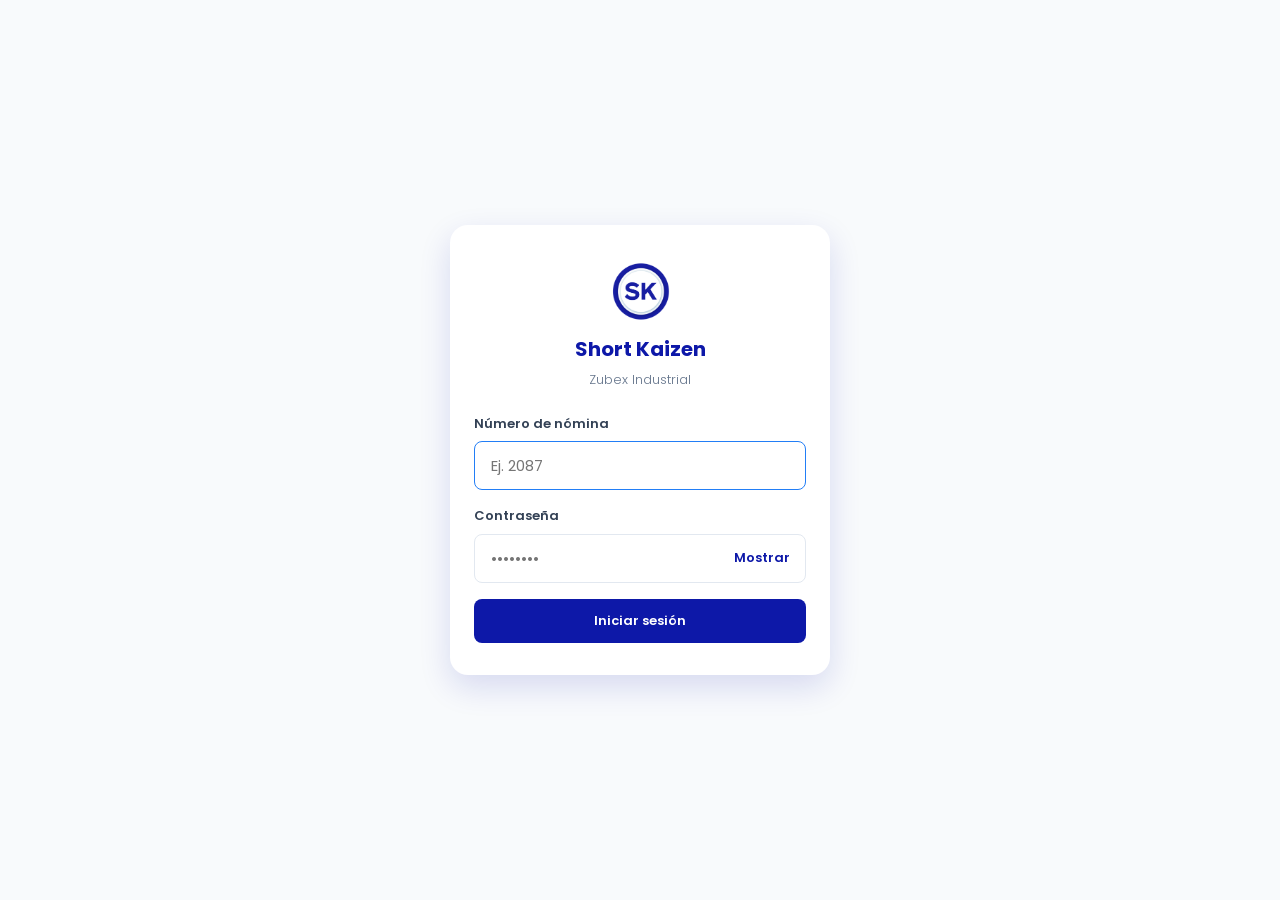
<file: index.html>
<!DOCTYPE html>
<html lang="es">
<head>
<meta charset="UTF-8">
<script>try{document.documentElement.dataset.theme=localStorage.getItem("sk_theme")==="dark"?"dark":"light";}catch(e){}</script>
<meta name="viewport" content="width=device-width, initial-scale=1, viewport-fit=cover">
<title>Short Kaizen · Zubex Industrial</title>
<meta name="theme-color" content="#0D18A8">
<link rel="icon" href="assets/logo-mark.png">
<link rel="stylesheet" href="css/variables.css">
<link rel="stylesheet" href="css/base.css">
</head>
<body>
<!--
  index.html ya NO es la SPA — cada pantalla es ahora su propio archivo .html
  real (ver README.md). Esta página solo redirige a donde corresponda:
  a Mis Kaizens / Login según haya
  sesión iniciada o no.
-->
<div class="boot-loader">
  <img src="assets/logo-mark.png" alt="" style="width:56px;height:56px;animation:boot-pulse 1.4s ease-in-out infinite">
  <p>Cargando…</p>
</div>
<script type="module">
  import { api } from "./js/api.js";
  const user = await api.restoreSession().catch(() => null);
  window.location.replace(user ? "mis-kaizens.html" : "login.html");
</script>
</body>
</html>
</file>
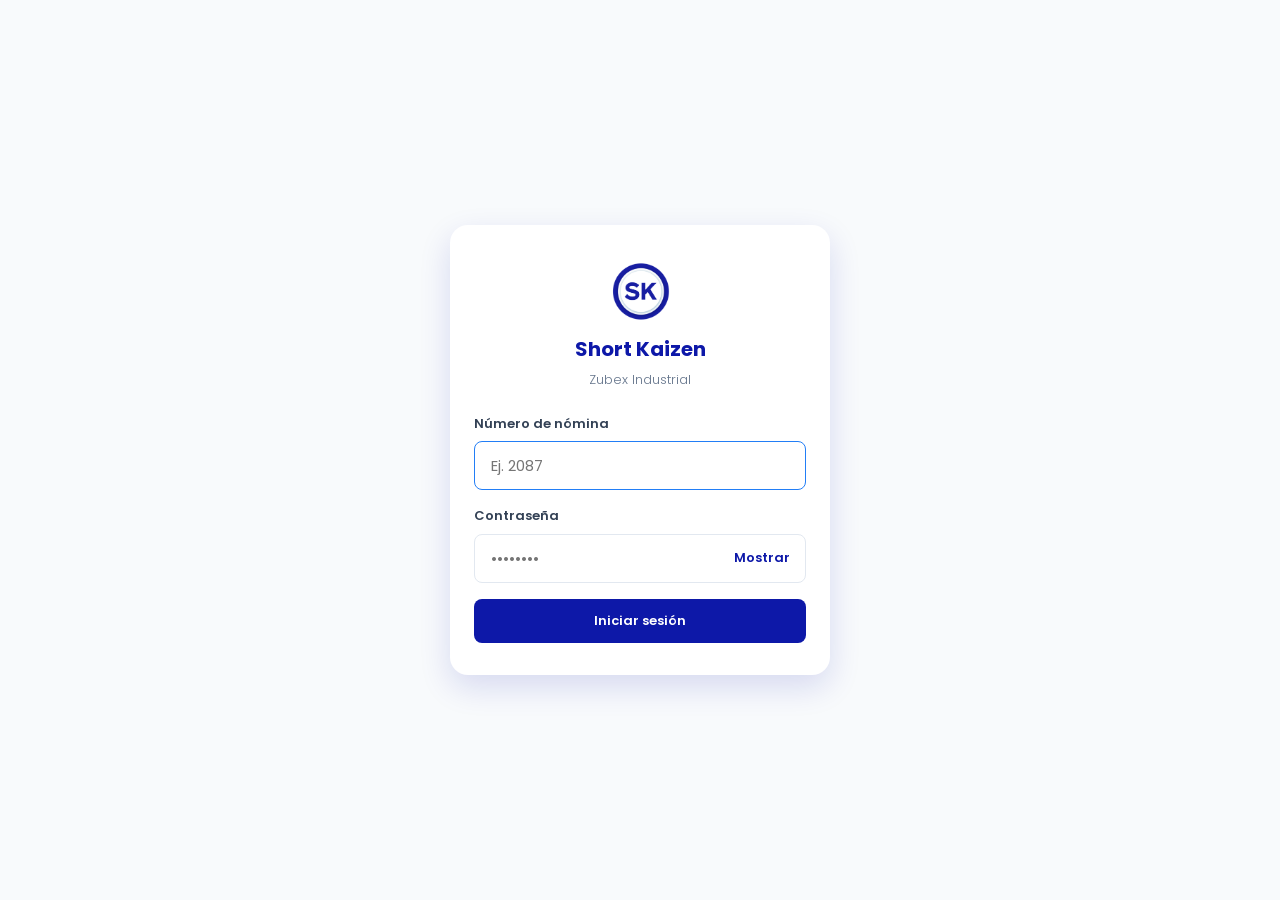
<file: admin.html>
<!DOCTYPE html>
<html lang="es">
<head>
<meta charset="UTF-8">
<script>try{document.documentElement.dataset.theme=localStorage.getItem("sk_theme")==="dark"?"dark":"light";}catch(e){}</script>
<meta name="viewport" content="width=device-width, initial-scale=1, viewport-fit=cover">
<title>Administración · Short Kaizen · Zubex Industrial</title>
<meta name="theme-color" content="#0D18A8">
<link rel="icon" href="assets/logo-mark.png">

<link rel="preconnect" href="https://fonts.googleapis.com">
<link rel="preconnect" href="https://fonts.gstatic.com" crossorigin>
<link href="https://fonts.googleapis.com/css2?family=Poppins:wght@300;400;600;700&display=swap" rel="stylesheet">

<link rel="stylesheet" href="css/variables.css">
<link rel="stylesheet" href="css/base.css">
<link rel="stylesheet" href="css/components.css">
<link rel="stylesheet" href="css/views.css">
<link rel="stylesheet" href="css/responsive.css">
</head>
<body>

<header class="topbar" id="topbar" hidden>
  <div class="topbar-inner">
    <a class="brand" href="mis-kaizens.html">
      <span class="brand-mark"><img src="assets/logo-mark.png" alt="Short Kaizen"></span>
      <div class="brand-text">
        <strong>Short Kaizen</strong>
        <span>Zubex Industrial</span>
      </div>
    </a>

    <nav class="tabs" aria-label="Navegación principal">
      <a class="tab" data-nav="mis-kaizens" href="mis-kaizens.html">Mis Kaizens</a>
      <a class="tab" data-nav="solicitudes" href="solicitudes.html" hidden>Solicitudes</a>
      <a class="tab" data-nav="todos-sk" href="todos-sk.html" hidden>Todos los SK</a>
      <a class="tab" data-nav="dashboard" href="dashboard.html">Tablero general</a>
      <a class="tab" data-nav="gemba4" href="gemba4.html" hidden>GEMBA 4</a>
      <a class="tab" data-nav="admin" href="admin.html" hidden>Administración</a>
    </nav>

    <div class="topbar-actions">
      <button class="btn btn-accent btn-sm nuevo-kaizen-topbar" data-nuevo-kaizen>+ Nuevo Kaizen</button>
      <div class="user-menu">
        <button class="user-chip" id="user-chip-toggle" aria-haspopup="true" aria-expanded="false">
          <span class="user-chip-info"><span id="user-chip-name">—</span><small id="user-chip-rol"></small></span>
          <svg width="14" height="14" viewBox="0 0 24 24" fill="none" aria-hidden="true"><path d="M6 9l6 6 6-6" stroke="currentColor" stroke-width="2" stroke-linecap="round" stroke-linejoin="round"/></svg>
        </button>
        <div class="user-menu-dropdown" id="user-menu-dropdown" hidden>
          <button class="user-menu-item user-menu-item-neutral" id="theme-toggle-btn" type="button">🌙 Modo oscuro</button>
          <button class="user-menu-item" data-logout>Cerrar sesión</button>
        </div>
      </div>
    </div>
  </div>
</header>

<nav class="mobile-nav" id="mobile-nav" aria-label="Navegación móvil" hidden>
  <a class="mobile-nav-btn" data-nav="mis-kaizens" href="mis-kaizens.html">
    <svg width="20" height="20" viewBox="0 0 24 24" fill="none" aria-hidden="true"><path d="M3 12l9-9 9 9M5 10v10h14V10" stroke="currentColor" stroke-width="2" stroke-linecap="round" stroke-linejoin="round"/></svg>
    <span>Kaizens</span>
  </a>
  <a class="mobile-nav-btn" data-nav="solicitudes" href="solicitudes.html" hidden>
    <svg width="20" height="20" viewBox="0 0 24 24" fill="none" aria-hidden="true"><path d="M9 11l3 3L22 4M21 12v7a2 2 0 01-2 2H5a2 2 0 01-2-2V5a2 2 0 012-2h11" stroke="currentColor" stroke-width="2" stroke-linecap="round" stroke-linejoin="round"/></svg>
    <span>Solicitudes</span>
  </a>
  <a class="mobile-nav-btn" data-nav="todos-sk" href="todos-sk.html" hidden>
    <svg width="20" height="20" viewBox="0 0 24 24" fill="none" aria-hidden="true"><path d="M8 6h13M8 12h13M8 18h13M3 6h.01M3 12h.01M3 18h.01" stroke="currentColor" stroke-width="2" stroke-linecap="round"/></svg>
    <span>Todos SK</span>
  </a>
  <a class="mobile-nav-btn" data-nav="dashboard" href="dashboard.html">
    <svg width="20" height="20" viewBox="0 0 24 24" fill="none" aria-hidden="true"><path d="M4 20V10M12 20V4M20 20v-7" stroke="currentColor" stroke-width="2" stroke-linecap="round"/></svg>
    <span>Tablero general</span>
  </a>
  <a class="mobile-nav-btn" data-nav="gemba4" href="gemba4.html" hidden>
    <svg width="20" height="20" viewBox="0 0 24 24" fill="none" aria-hidden="true"><rect x="4" y="3" width="16" height="18" rx="2" stroke="currentColor" stroke-width="2"/><path d="M8 8h8M8 12h8M8 16h5" stroke="currentColor" stroke-width="2" stroke-linecap="round"/></svg>
    <span>GEMBA 4</span>
  </a>
  <a class="mobile-nav-btn" data-nav="admin" href="admin.html" hidden>
    <svg width="20" height="20" viewBox="0 0 24 24" fill="none" aria-hidden="true"><path d="M12 15a3 3 0 100-6 3 3 0 000 6z" stroke="currentColor" stroke-width="2"/><path d="M19.4 15a1.65 1.65 0 00.33 1.82l.06.06a2 2 0 11-2.83 2.83l-.06-.06a1.65 1.65 0 00-1.82-.33 1.65 1.65 0 00-1 1.51V21a2 2 0 11-4 0v-.09A1.65 1.65 0 009 19.4a1.65 1.65 0 00-1.82.33l-.06.06a2 2 0 11-2.83-2.83l.06-.06A1.65 1.65 0 004.6 15a1.65 1.65 0 00-1.51-1H3a2 2 0 110-4h.09A1.65 1.65 0 004.6 9a1.65 1.65 0 00-.33-1.82l-.06-.06a2 2 0 112.83-2.83l.06.06A1.65 1.65 0 009 4.6a1.65 1.65 0 001-1.51V3a2 2 0 114 0v.09a1.65 1.65 0 001 1.51 1.65 1.65 0 001.82-.33l.06-.06a2 2 0 112.83 2.83l-.06.06A1.65 1.65 0 0019.4 9a1.65 1.65 0 001.51 1H21a2 2 0 110 4h-.09a1.65 1.65 0 00-1.51 1z" stroke="currentColor" stroke-width="1.6"/></svg>
    <span>Admin</span>
  </a>
</nav>

<button class="fab-nuevo" id="fab-nuevo" data-nuevo-kaizen hidden aria-label="Nuevo Short Kaizen">
  <span class="plus">+</span><span>Nuevo Kaizen</span>
</button>

<main id="app-root">
  <div class="boot-loader" id="boot-loader">
    <img src="assets/logo-mark.png" alt="" style="width:56px;height:56px;animation:boot-pulse 1.4s ease-in-out infinite">
    <p>Cargando…</p>
  </div>
</main>

<div id="toast-container" class="toast-container" aria-live="polite"></div>

<script type="module" src="js/pages/admin.js"></script>
</body>
</html>
</file>
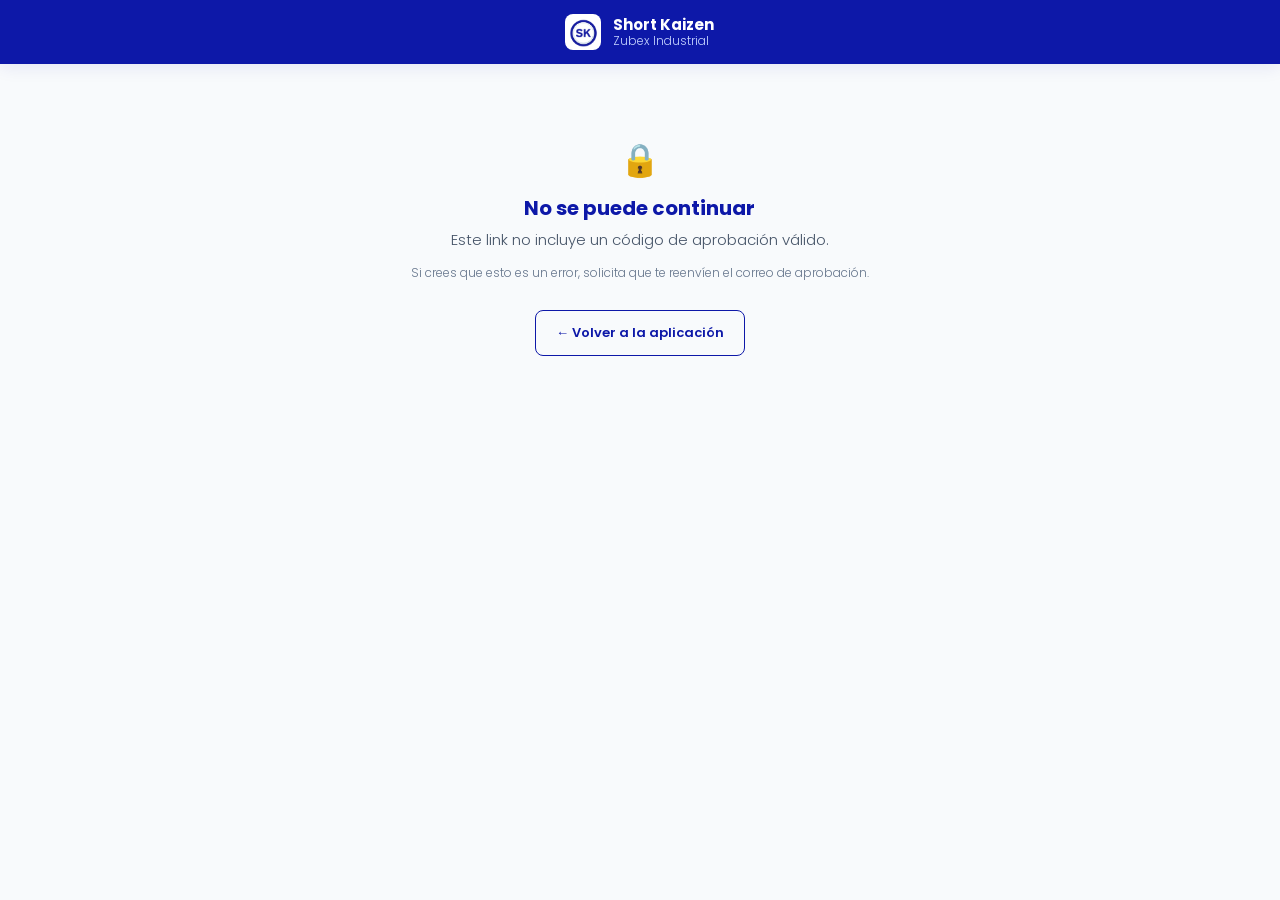
<file: aprobacion.html>
<!DOCTYPE html>
<html lang="es">
<head>
<meta charset="UTF-8">
<script>try{document.documentElement.dataset.theme=localStorage.getItem("sk_theme")==="dark"?"dark":"light";}catch(e){}</script>
<meta name="viewport" content="width=device-width, initial-scale=1, viewport-fit=cover">
<title>Aprobación de Short Kaizen · Zubex Industrial</title>
<meta name="theme-color" content="#0D18A8">
<link rel="icon" href="assets/logo-mark.png">

<link rel="preconnect" href="https://fonts.googleapis.com">
<link rel="preconnect" href="https://fonts.gstatic.com" crossorigin>
<link href="https://fonts.googleapis.com/css2?family=Poppins:wght@300;400;600;700&display=swap" rel="stylesheet">

<link rel="stylesheet" href="css/variables.css">
<link rel="stylesheet" href="css/base.css">
<link rel="stylesheet" href="css/components.css">
<link rel="stylesheet" href="css/views.css">
<link rel="stylesheet" href="css/responsive.css">
</head>
<body>

<header class="topbar" style="position:static">
  <div class="topbar-inner" style="justify-content:center">
    <a class="brand" href="login.html" style="pointer-events:none">
      <span class="brand-mark"><img src="assets/logo-mark.png" alt="Short Kaizen"></span>
      <div class="brand-text">
        <strong>Short Kaizen</strong>
        <span>Zubex Industrial</span>
      </div>
    </a>
  </div>
</header>

<main id="app-root"></main>

<div id="toast-container" class="toast-container" aria-live="polite"></div>

<script type="module" src="js/pages/aprobacion.js"></script>
</body>
</html>
</file>
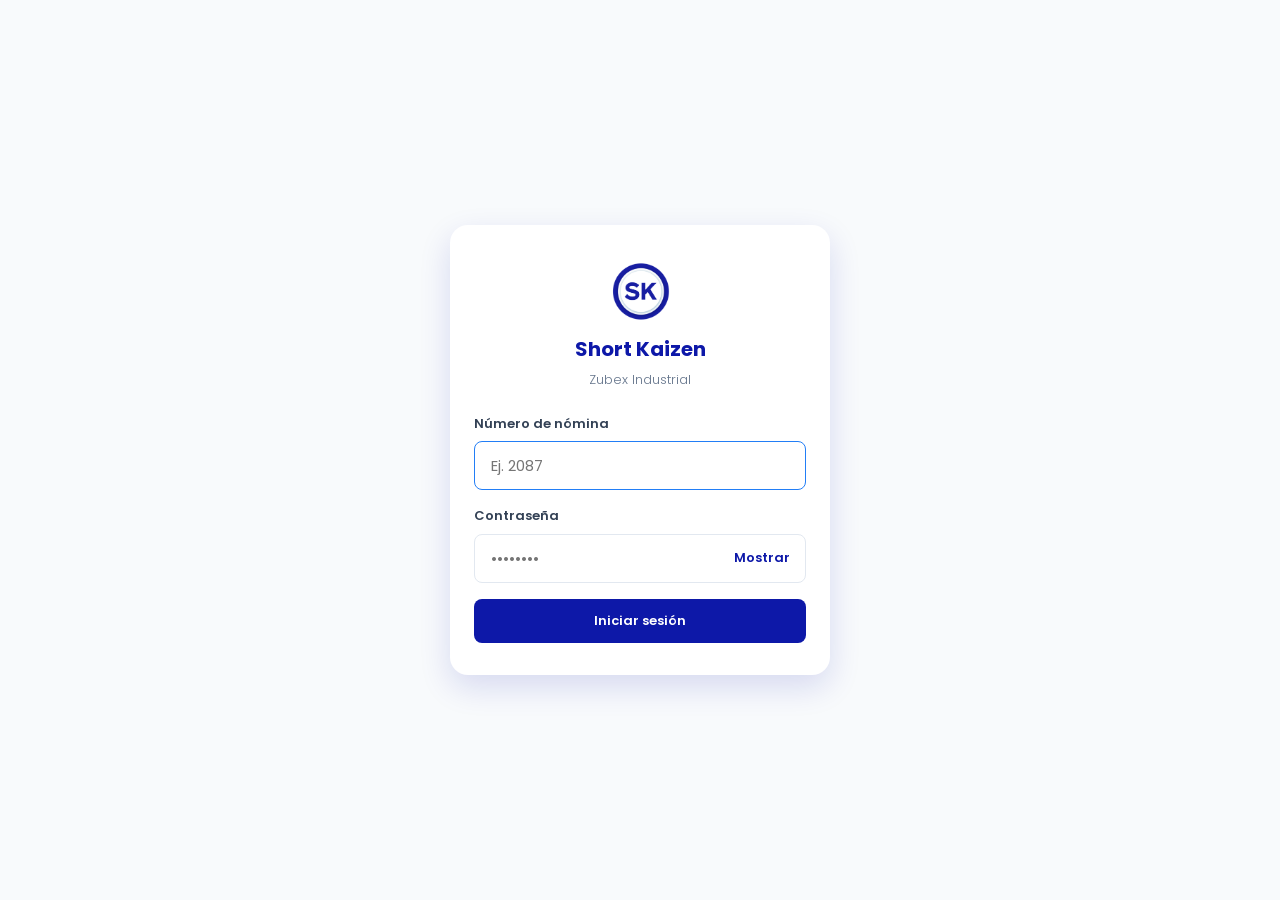
<file: cambiar-password.html>
<!DOCTYPE html>
<html lang="es">
<head>
<meta charset="UTF-8">
<script>try{document.documentElement.dataset.theme=localStorage.getItem("sk_theme")==="dark"?"dark":"light";}catch(e){}</script>
<meta name="viewport" content="width=device-width, initial-scale=1, viewport-fit=cover">
<title>Cambiar contraseña · Short Kaizen · Zubex Industrial</title>
<meta name="theme-color" content="#0D18A8">
<link rel="icon" href="assets/logo-mark.png">

<link rel="preconnect" href="https://fonts.googleapis.com">
<link rel="preconnect" href="https://fonts.gstatic.com" crossorigin>
<link href="https://fonts.googleapis.com/css2?family=Poppins:wght@300;400;600;700&display=swap" rel="stylesheet">

<link rel="stylesheet" href="css/variables.css">
<link rel="stylesheet" href="css/base.css">
<link rel="stylesheet" href="css/components.css">
<link rel="stylesheet" href="css/views.css">
<link rel="stylesheet" href="css/responsive.css">
</head>
<body>

<main id="app-root">
  <div class="boot-loader" id="boot-loader">
    <img src="assets/logo-mark.png" alt="" style="width:56px;height:56px;animation:boot-pulse 1.4s ease-in-out infinite">
    <p>Cargando…</p>
  </div>
</main>

<div id="toast-container" class="toast-container" aria-live="polite"></div>

<script type="module" src="js/pages/cambiar-password.js"></script>
</body>
</html>
</file>
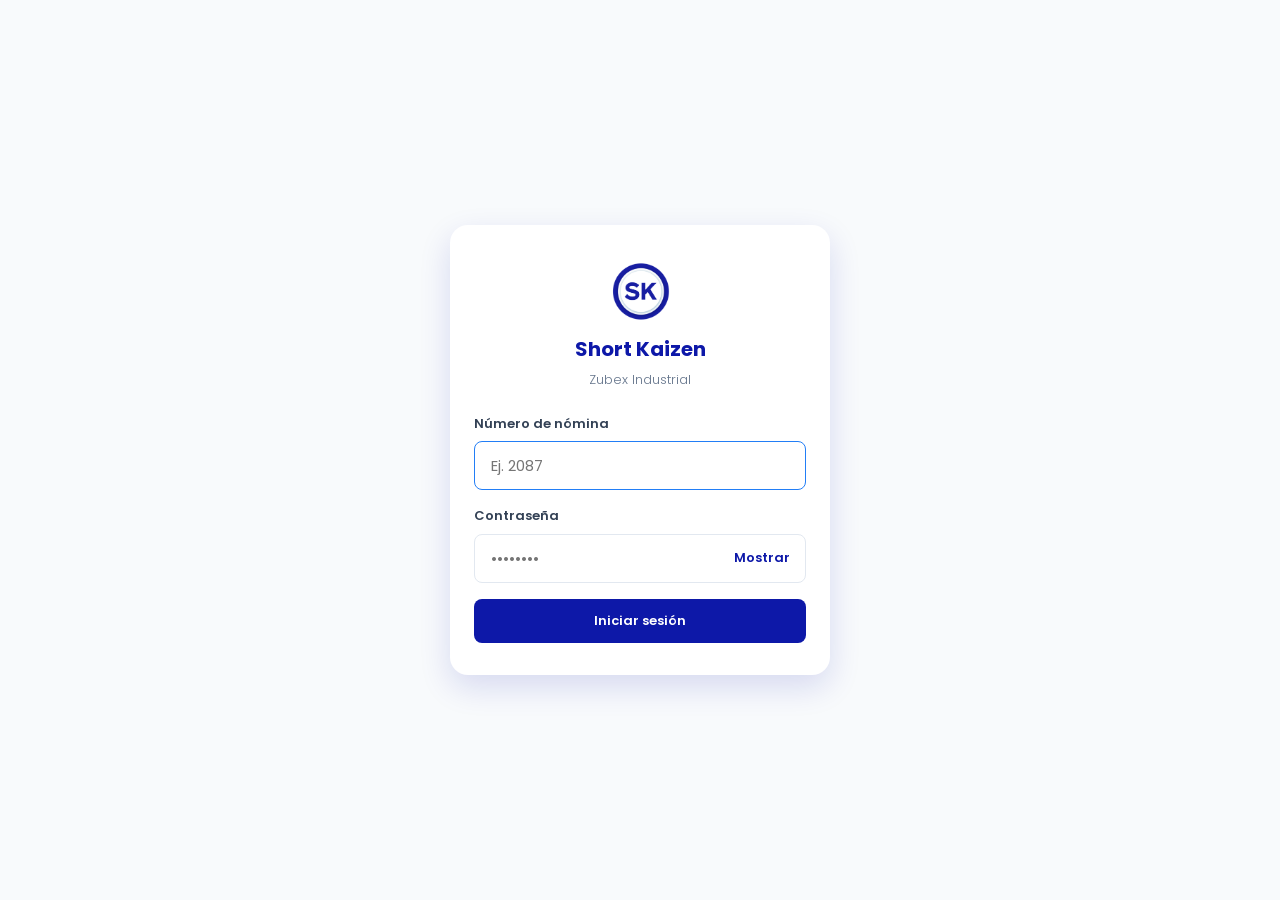
<file: dashboard.html>
<!DOCTYPE html>
<html lang="es">
<head>
<meta charset="UTF-8">
<script>try{document.documentElement.dataset.theme=localStorage.getItem("sk_theme")==="dark"?"dark":"light";}catch(e){}</script>
<meta name="viewport" content="width=device-width, initial-scale=1, viewport-fit=cover">
<title>Tablero general · Short Kaizen · Zubex Industrial</title>
<meta name="theme-color" content="#0D18A8">
<link rel="icon" href="assets/logo-mark.png">

<link rel="preconnect" href="https://fonts.googleapis.com">
<link rel="preconnect" href="https://fonts.gstatic.com" crossorigin>
<link href="https://fonts.googleapis.com/css2?family=Poppins:wght@300;400;600;700&display=swap" rel="stylesheet">

<link rel="stylesheet" href="css/variables.css">
<link rel="stylesheet" href="css/base.css">
<link rel="stylesheet" href="css/components.css">
<link rel="stylesheet" href="css/views.css">
<link rel="stylesheet" href="css/responsive.css">
</head>
<body>

<header class="topbar" id="topbar" hidden>
  <div class="topbar-inner">
    <a class="brand" href="mis-kaizens.html">
      <span class="brand-mark"><img src="assets/logo-mark.png" alt="Short Kaizen"></span>
      <div class="brand-text">
        <strong>Short Kaizen</strong>
        <span>Zubex Industrial</span>
      </div>
    </a>

    <nav class="tabs" aria-label="Navegación principal">
      <a class="tab" data-nav="mis-kaizens" href="mis-kaizens.html">Mis Kaizens</a>
      <a class="tab" data-nav="solicitudes" href="solicitudes.html" hidden>Solicitudes</a>
      <a class="tab" data-nav="todos-sk" href="todos-sk.html" hidden>Todos los SK</a>
      <a class="tab" data-nav="dashboard" href="dashboard.html">Tablero general</a>
      <a class="tab" data-nav="gemba4" href="gemba4.html" hidden>GEMBA 4</a>
      <a class="tab" data-nav="admin" href="admin.html" hidden>Administración</a>
    </nav>

    <div class="topbar-actions">
      <button class="btn btn-accent btn-sm nuevo-kaizen-topbar" data-nuevo-kaizen>+ Nuevo Kaizen</button>
      <div class="user-menu">
        <button class="user-chip" id="user-chip-toggle" aria-haspopup="true" aria-expanded="false">
          <span class="user-chip-info"><span id="user-chip-name">—</span><small id="user-chip-rol"></small></span>
          <svg width="14" height="14" viewBox="0 0 24 24" fill="none" aria-hidden="true"><path d="M6 9l6 6 6-6" stroke="currentColor" stroke-width="2" stroke-linecap="round" stroke-linejoin="round"/></svg>
        </button>
        <div class="user-menu-dropdown" id="user-menu-dropdown" hidden>
          <button class="user-menu-item user-menu-item-neutral" id="theme-toggle-btn" type="button">🌙 Modo oscuro</button>
          <button class="user-menu-item" data-logout>Cerrar sesión</button>
        </div>
      </div>
    </div>
  </div>
</header>

<nav class="mobile-nav" id="mobile-nav" aria-label="Navegación móvil" hidden>
  <a class="mobile-nav-btn" data-nav="mis-kaizens" href="mis-kaizens.html">
    <svg width="20" height="20" viewBox="0 0 24 24" fill="none" aria-hidden="true"><path d="M3 12l9-9 9 9M5 10v10h14V10" stroke="currentColor" stroke-width="2" stroke-linecap="round" stroke-linejoin="round"/></svg>
    <span>Kaizens</span>
  </a>
  <a class="mobile-nav-btn" data-nav="solicitudes" href="solicitudes.html" hidden>
    <svg width="20" height="20" viewBox="0 0 24 24" fill="none" aria-hidden="true"><path d="M9 11l3 3L22 4M21 12v7a2 2 0 01-2 2H5a2 2 0 01-2-2V5a2 2 0 012-2h11" stroke="currentColor" stroke-width="2" stroke-linecap="round" stroke-linejoin="round"/></svg>
    <span>Solicitudes</span>
  </a>
  <a class="mobile-nav-btn" data-nav="todos-sk" href="todos-sk.html" hidden>
    <svg width="20" height="20" viewBox="0 0 24 24" fill="none" aria-hidden="true"><path d="M8 6h13M8 12h13M8 18h13M3 6h.01M3 12h.01M3 18h.01" stroke="currentColor" stroke-width="2" stroke-linecap="round"/></svg>
    <span>Todos SK</span>
  </a>
  <a class="mobile-nav-btn" data-nav="dashboard" href="dashboard.html">
    <svg width="20" height="20" viewBox="0 0 24 24" fill="none" aria-hidden="true"><path d="M4 20V10M12 20V4M20 20v-7" stroke="currentColor" stroke-width="2" stroke-linecap="round"/></svg>
    <span>Tablero general</span>
  </a>
  <a class="mobile-nav-btn" data-nav="gemba4" href="gemba4.html" hidden>
    <svg width="20" height="20" viewBox="0 0 24 24" fill="none" aria-hidden="true"><rect x="4" y="3" width="16" height="18" rx="2" stroke="currentColor" stroke-width="2"/><path d="M8 8h8M8 12h8M8 16h5" stroke="currentColor" stroke-width="2" stroke-linecap="round"/></svg>
    <span>GEMBA 4</span>
  </a>
  <a class="mobile-nav-btn" data-nav="admin" href="admin.html" hidden>
    <svg width="20" height="20" viewBox="0 0 24 24" fill="none" aria-hidden="true"><path d="M12 15a3 3 0 100-6 3 3 0 000 6z" stroke="currentColor" stroke-width="2"/><path d="M19.4 15a1.65 1.65 0 00.33 1.82l.06.06a2 2 0 11-2.83 2.83l-.06-.06a1.65 1.65 0 00-1.82-.33 1.65 1.65 0 00-1 1.51V21a2 2 0 11-4 0v-.09A1.65 1.65 0 009 19.4a1.65 1.65 0 00-1.82.33l-.06.06a2 2 0 11-2.83-2.83l.06-.06A1.65 1.65 0 004.6 15a1.65 1.65 0 00-1.51-1H3a2 2 0 110-4h.09A1.65 1.65 0 004.6 9a1.65 1.65 0 00-.33-1.82l-.06-.06a2 2 0 112.83-2.83l.06.06A1.65 1.65 0 009 4.6a1.65 1.65 0 001-1.51V3a2 2 0 114 0v.09a1.65 1.65 0 001 1.51 1.65 1.65 0 001.82-.33l.06-.06a2 2 0 112.83 2.83l-.06.06A1.65 1.65 0 0019.4 9a1.65 1.65 0 001.51 1H21a2 2 0 110 4h-.09a1.65 1.65 0 00-1.51 1z" stroke="currentColor" stroke-width="1.6"/></svg>
    <span>Admin</span>
  </a>
</nav>

<button class="fab-nuevo" id="fab-nuevo" data-nuevo-kaizen hidden aria-label="Nuevo Short Kaizen">
  <span class="plus">+</span><span>Nuevo Kaizen</span>
</button>

<main id="app-root">
  <div class="boot-loader" id="boot-loader">
    <img src="assets/logo-mark.png" alt="" style="width:56px;height:56px;animation:boot-pulse 1.4s ease-in-out infinite">
    <p>Cargando…</p>
  </div>
</main>

<div id="toast-container" class="toast-container" aria-live="polite"></div>

<script type="module" src="js/pages/dashboard.js"></script>
</body>
</html>
</file>
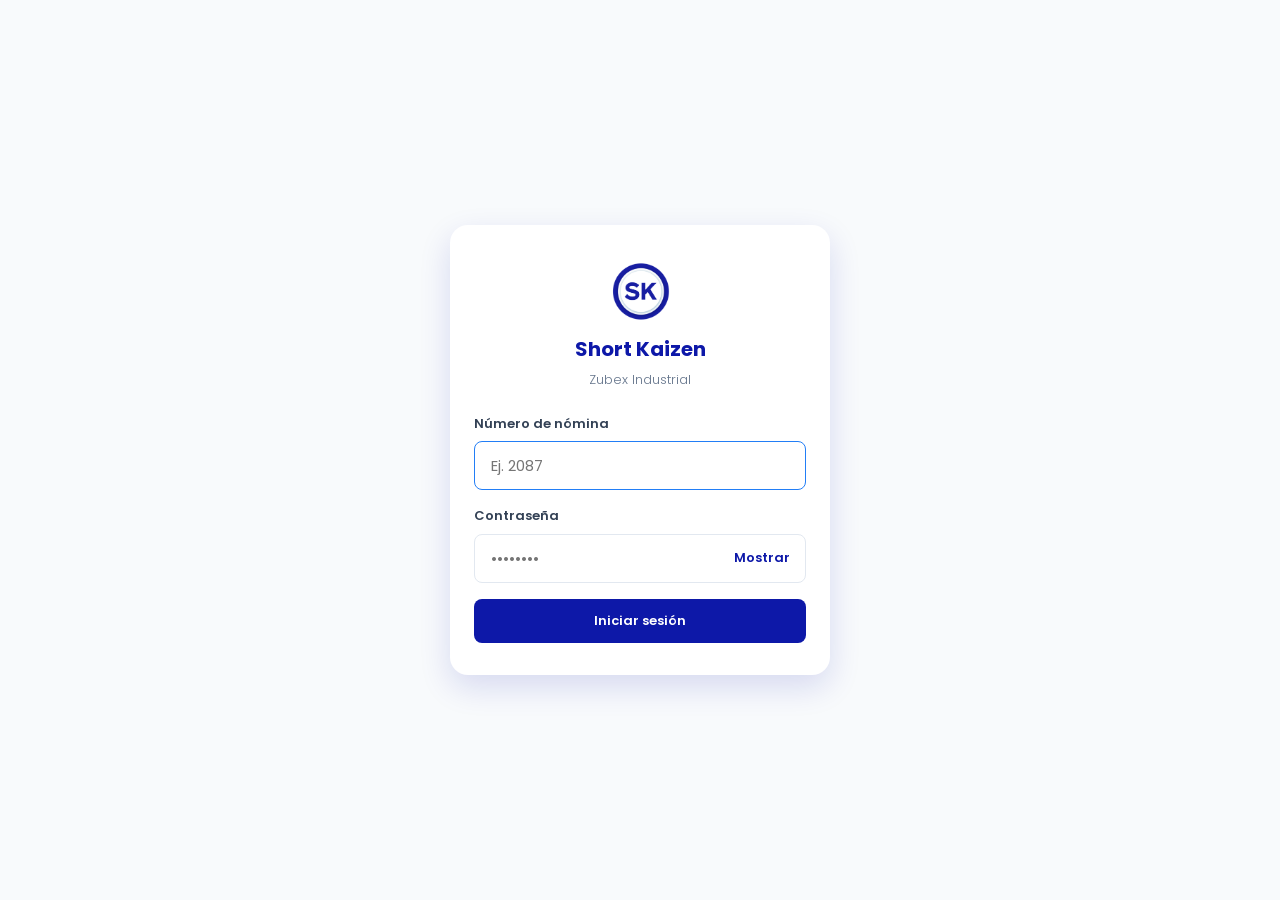
<file: detalle.html>
<!DOCTYPE html>
<html lang="es">
<head>
<meta charset="UTF-8">
<script>try{document.documentElement.dataset.theme=localStorage.getItem("sk_theme")==="dark"?"dark":"light";}catch(e){}</script>
<meta name="viewport" content="width=device-width, initial-scale=1, viewport-fit=cover">
<title>Detalle del Short Kaizen · Short Kaizen · Zubex Industrial</title>
<meta name="theme-color" content="#0D18A8">
<link rel="icon" href="assets/logo-mark.png">

<link rel="preconnect" href="https://fonts.googleapis.com">
<link rel="preconnect" href="https://fonts.gstatic.com" crossorigin>
<link href="https://fonts.googleapis.com/css2?family=Poppins:wght@300;400;600;700&display=swap" rel="stylesheet">

<link rel="stylesheet" href="css/variables.css">
<link rel="stylesheet" href="css/base.css">
<link rel="stylesheet" href="css/components.css">
<link rel="stylesheet" href="css/views.css">
<link rel="stylesheet" href="css/responsive.css">
</head>
<body>

<header class="topbar" id="topbar" hidden>
  <div class="topbar-inner">
    <a class="brand" href="mis-kaizens.html">
      <span class="brand-mark"><img src="assets/logo-mark.png" alt="Short Kaizen"></span>
      <div class="brand-text">
        <strong>Short Kaizen</strong>
        <span>Zubex Industrial</span>
      </div>
    </a>

    <nav class="tabs" aria-label="Navegación principal">
      <a class="tab" data-nav="mis-kaizens" href="mis-kaizens.html">Mis Kaizens</a>
      <a class="tab" data-nav="solicitudes" href="solicitudes.html" hidden>Solicitudes</a>
      <a class="tab" data-nav="todos-sk" href="todos-sk.html" hidden>Todos los SK</a>
      <a class="tab" data-nav="dashboard" href="dashboard.html">Tablero general</a>
      <a class="tab" data-nav="gemba4" href="gemba4.html" hidden>GEMBA 4</a>
      <a class="tab" data-nav="admin" href="admin.html" hidden>Administración</a>
    </nav>

    <div class="topbar-actions">
      <button class="btn btn-accent btn-sm nuevo-kaizen-topbar" data-nuevo-kaizen>+ Nuevo Kaizen</button>
      <div class="user-menu">
        <button class="user-chip" id="user-chip-toggle" aria-haspopup="true" aria-expanded="false">
          <span class="user-chip-info"><span id="user-chip-name">—</span><small id="user-chip-rol"></small></span>
          <svg width="14" height="14" viewBox="0 0 24 24" fill="none" aria-hidden="true"><path d="M6 9l6 6 6-6" stroke="currentColor" stroke-width="2" stroke-linecap="round" stroke-linejoin="round"/></svg>
        </button>
        <div class="user-menu-dropdown" id="user-menu-dropdown" hidden>
          <button class="user-menu-item user-menu-item-neutral" id="theme-toggle-btn" type="button">🌙 Modo oscuro</button>
          <button class="user-menu-item" data-logout>Cerrar sesión</button>
        </div>
      </div>
    </div>
  </div>
</header>

<nav class="mobile-nav" id="mobile-nav" aria-label="Navegación móvil" hidden>
  <a class="mobile-nav-btn" data-nav="mis-kaizens" href="mis-kaizens.html">
    <svg width="20" height="20" viewBox="0 0 24 24" fill="none" aria-hidden="true"><path d="M3 12l9-9 9 9M5 10v10h14V10" stroke="currentColor" stroke-width="2" stroke-linecap="round" stroke-linejoin="round"/></svg>
    <span>Kaizens</span>
  </a>
  <a class="mobile-nav-btn" data-nav="solicitudes" href="solicitudes.html" hidden>
    <svg width="20" height="20" viewBox="0 0 24 24" fill="none" aria-hidden="true"><path d="M9 11l3 3L22 4M21 12v7a2 2 0 01-2 2H5a2 2 0 01-2-2V5a2 2 0 012-2h11" stroke="currentColor" stroke-width="2" stroke-linecap="round" stroke-linejoin="round"/></svg>
    <span>Solicitudes</span>
  </a>
  <a class="mobile-nav-btn" data-nav="todos-sk" href="todos-sk.html" hidden>
    <svg width="20" height="20" viewBox="0 0 24 24" fill="none" aria-hidden="true"><path d="M8 6h13M8 12h13M8 18h13M3 6h.01M3 12h.01M3 18h.01" stroke="currentColor" stroke-width="2" stroke-linecap="round"/></svg>
    <span>Todos SK</span>
  </a>
  <a class="mobile-nav-btn" data-nav="dashboard" href="dashboard.html">
    <svg width="20" height="20" viewBox="0 0 24 24" fill="none" aria-hidden="true"><path d="M4 20V10M12 20V4M20 20v-7" stroke="currentColor" stroke-width="2" stroke-linecap="round"/></svg>
    <span>Tablero general</span>
  </a>
  <a class="mobile-nav-btn" data-nav="gemba4" href="gemba4.html" hidden>
    <svg width="20" height="20" viewBox="0 0 24 24" fill="none" aria-hidden="true"><rect x="4" y="3" width="16" height="18" rx="2" stroke="currentColor" stroke-width="2"/><path d="M8 8h8M8 12h8M8 16h5" stroke="currentColor" stroke-width="2" stroke-linecap="round"/></svg>
    <span>GEMBA 4</span>
  </a>
  <a class="mobile-nav-btn" data-nav="admin" href="admin.html" hidden>
    <svg width="20" height="20" viewBox="0 0 24 24" fill="none" aria-hidden="true"><path d="M12 15a3 3 0 100-6 3 3 0 000 6z" stroke="currentColor" stroke-width="2"/><path d="M19.4 15a1.65 1.65 0 00.33 1.82l.06.06a2 2 0 11-2.83 2.83l-.06-.06a1.65 1.65 0 00-1.82-.33 1.65 1.65 0 00-1 1.51V21a2 2 0 11-4 0v-.09A1.65 1.65 0 009 19.4a1.65 1.65 0 00-1.82.33l-.06.06a2 2 0 11-2.83-2.83l.06-.06A1.65 1.65 0 004.6 15a1.65 1.65 0 00-1.51-1H3a2 2 0 110-4h.09A1.65 1.65 0 004.6 9a1.65 1.65 0 00-.33-1.82l-.06-.06a2 2 0 112.83-2.83l.06.06A1.65 1.65 0 009 4.6a1.65 1.65 0 001-1.51V3a2 2 0 114 0v.09a1.65 1.65 0 001 1.51 1.65 1.65 0 001.82-.33l.06-.06a2 2 0 112.83 2.83l-.06.06A1.65 1.65 0 0019.4 9a1.65 1.65 0 001.51 1H21a2 2 0 110 4h-.09a1.65 1.65 0 00-1.51 1z" stroke="currentColor" stroke-width="1.6"/></svg>
    <span>Admin</span>
  </a>
</nav>

<button class="fab-nuevo" id="fab-nuevo" data-nuevo-kaizen hidden aria-label="Nuevo Short Kaizen">
  <span class="plus">+</span><span>Nuevo Kaizen</span>
</button>

<main id="app-root">
  <div class="boot-loader" id="boot-loader">
    <img src="assets/logo-mark.png" alt="" style="width:56px;height:56px;animation:boot-pulse 1.4s ease-in-out infinite">
    <p>Cargando…</p>
  </div>
</main>

<div id="toast-container" class="toast-container" aria-live="polite"></div>

<script type="module" src="js/pages/detalle.js"></script>
</body>
</html>
</file>
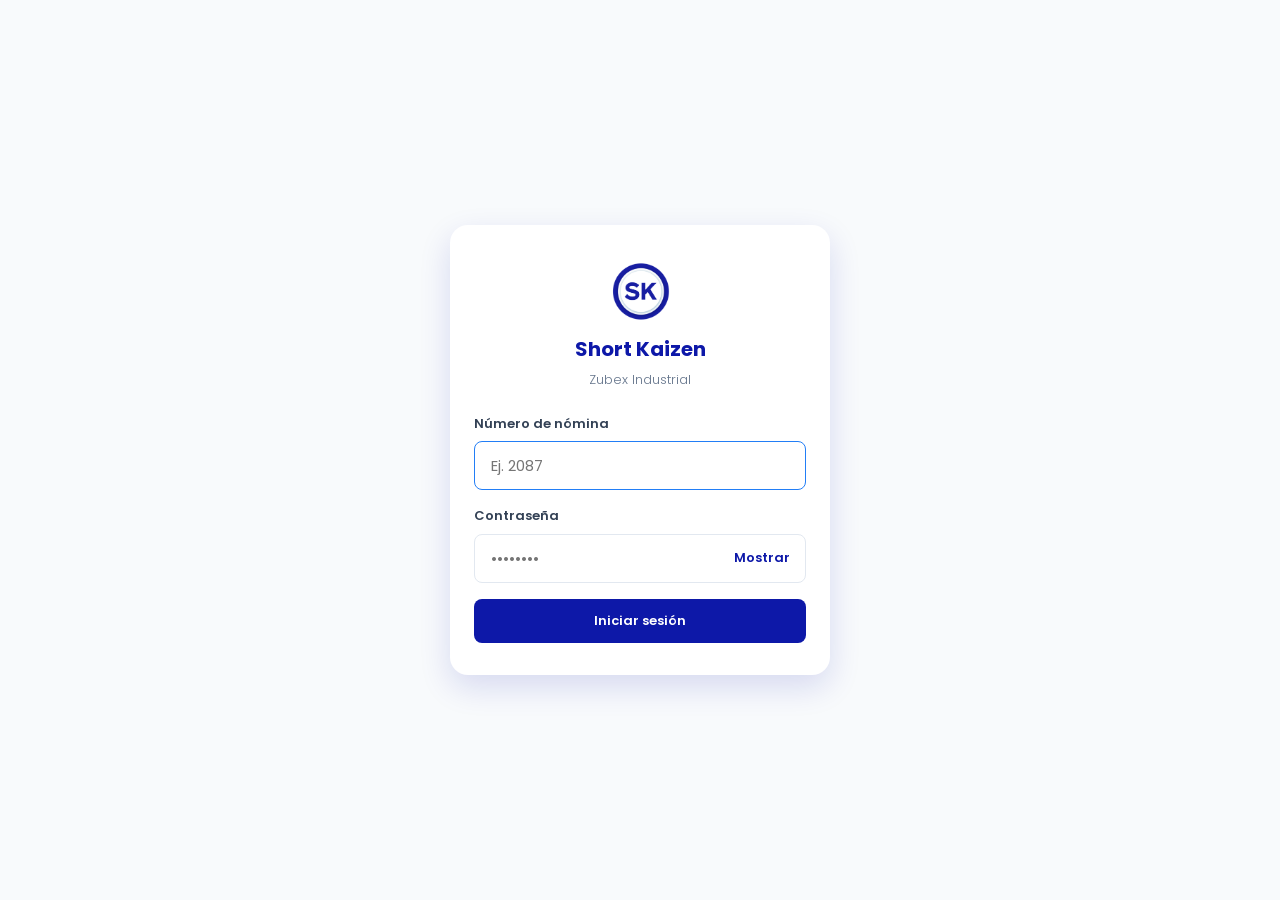
<file: formulario.html>
<!DOCTYPE html>
<html lang="es">
<head>
<meta charset="UTF-8">
<script>try{document.documentElement.dataset.theme=localStorage.getItem("sk_theme")==="dark"?"dark":"light";}catch(e){}</script>
<meta name="viewport" content="width=device-width, initial-scale=1, viewport-fit=cover">
<title>Nuevo Short Kaizen · Short Kaizen · Zubex Industrial</title>
<meta name="theme-color" content="#0D18A8">
<link rel="icon" href="assets/logo-mark.png">

<link rel="preconnect" href="https://fonts.googleapis.com">
<link rel="preconnect" href="https://fonts.gstatic.com" crossorigin>
<link href="https://fonts.googleapis.com/css2?family=Poppins:wght@300;400;600;700&display=swap" rel="stylesheet">

<link rel="stylesheet" href="css/variables.css">
<link rel="stylesheet" href="css/base.css">
<link rel="stylesheet" href="css/components.css">
<link rel="stylesheet" href="css/views.css">
<link rel="stylesheet" href="css/responsive.css">
</head>
<body>

<header class="topbar" id="topbar" hidden>
  <div class="topbar-inner">
    <a class="brand" href="mis-kaizens.html">
      <span class="brand-mark"><img src="assets/logo-mark.png" alt="Short Kaizen"></span>
      <div class="brand-text">
        <strong>Short Kaizen</strong>
        <span>Zubex Industrial</span>
      </div>
    </a>

    <nav class="tabs" aria-label="Navegación principal">
      <a class="tab" data-nav="mis-kaizens" href="mis-kaizens.html">Mis Kaizens</a>
      <a class="tab" data-nav="solicitudes" href="solicitudes.html" hidden>Solicitudes</a>
      <a class="tab" data-nav="todos-sk" href="todos-sk.html" hidden>Todos los SK</a>
      <a class="tab" data-nav="dashboard" href="dashboard.html">Tablero general</a>
      <a class="tab" data-nav="gemba4" href="gemba4.html" hidden>GEMBA 4</a>
      <a class="tab" data-nav="admin" href="admin.html" hidden>Administración</a>
    </nav>

    <div class="topbar-actions">
      <button class="btn btn-accent btn-sm nuevo-kaizen-topbar" data-nuevo-kaizen>+ Nuevo Kaizen</button>
      <div class="user-menu">
        <button class="user-chip" id="user-chip-toggle" aria-haspopup="true" aria-expanded="false">
          <span class="user-chip-info"><span id="user-chip-name">—</span><small id="user-chip-rol"></small></span>
          <svg width="14" height="14" viewBox="0 0 24 24" fill="none" aria-hidden="true"><path d="M6 9l6 6 6-6" stroke="currentColor" stroke-width="2" stroke-linecap="round" stroke-linejoin="round"/></svg>
        </button>
        <div class="user-menu-dropdown" id="user-menu-dropdown" hidden>
          <button class="user-menu-item user-menu-item-neutral" id="theme-toggle-btn" type="button">🌙 Modo oscuro</button>
          <button class="user-menu-item" data-logout>Cerrar sesión</button>
        </div>
      </div>
    </div>
  </div>
</header>

<nav class="mobile-nav" id="mobile-nav" aria-label="Navegación móvil" hidden>
  <a class="mobile-nav-btn" data-nav="mis-kaizens" href="mis-kaizens.html">
    <svg width="20" height="20" viewBox="0 0 24 24" fill="none" aria-hidden="true"><path d="M3 12l9-9 9 9M5 10v10h14V10" stroke="currentColor" stroke-width="2" stroke-linecap="round" stroke-linejoin="round"/></svg>
    <span>Kaizens</span>
  </a>
  <a class="mobile-nav-btn" data-nav="solicitudes" href="solicitudes.html" hidden>
    <svg width="20" height="20" viewBox="0 0 24 24" fill="none" aria-hidden="true"><path d="M9 11l3 3L22 4M21 12v7a2 2 0 01-2 2H5a2 2 0 01-2-2V5a2 2 0 012-2h11" stroke="currentColor" stroke-width="2" stroke-linecap="round" stroke-linejoin="round"/></svg>
    <span>Solicitudes</span>
  </a>
  <a class="mobile-nav-btn" data-nav="todos-sk" href="todos-sk.html" hidden>
    <svg width="20" height="20" viewBox="0 0 24 24" fill="none" aria-hidden="true"><path d="M8 6h13M8 12h13M8 18h13M3 6h.01M3 12h.01M3 18h.01" stroke="currentColor" stroke-width="2" stroke-linecap="round"/></svg>
    <span>Todos SK</span>
  </a>
  <a class="mobile-nav-btn" data-nav="dashboard" href="dashboard.html">
    <svg width="20" height="20" viewBox="0 0 24 24" fill="none" aria-hidden="true"><path d="M4 20V10M12 20V4M20 20v-7" stroke="currentColor" stroke-width="2" stroke-linecap="round"/></svg>
    <span>Tablero general</span>
  </a>
  <a class="mobile-nav-btn" data-nav="gemba4" href="gemba4.html" hidden>
    <svg width="20" height="20" viewBox="0 0 24 24" fill="none" aria-hidden="true"><rect x="4" y="3" width="16" height="18" rx="2" stroke="currentColor" stroke-width="2"/><path d="M8 8h8M8 12h8M8 16h5" stroke="currentColor" stroke-width="2" stroke-linecap="round"/></svg>
    <span>GEMBA 4</span>
  </a>
  <a class="mobile-nav-btn" data-nav="admin" href="admin.html" hidden>
    <svg width="20" height="20" viewBox="0 0 24 24" fill="none" aria-hidden="true"><path d="M12 15a3 3 0 100-6 3 3 0 000 6z" stroke="currentColor" stroke-width="2"/><path d="M19.4 15a1.65 1.65 0 00.33 1.82l.06.06a2 2 0 11-2.83 2.83l-.06-.06a1.65 1.65 0 00-1.82-.33 1.65 1.65 0 00-1 1.51V21a2 2 0 11-4 0v-.09A1.65 1.65 0 009 19.4a1.65 1.65 0 00-1.82.33l-.06.06a2 2 0 11-2.83-2.83l.06-.06A1.65 1.65 0 004.6 15a1.65 1.65 0 00-1.51-1H3a2 2 0 110-4h.09A1.65 1.65 0 004.6 9a1.65 1.65 0 00-.33-1.82l-.06-.06a2 2 0 112.83-2.83l.06.06A1.65 1.65 0 009 4.6a1.65 1.65 0 001-1.51V3a2 2 0 114 0v.09a1.65 1.65 0 001 1.51 1.65 1.65 0 001.82-.33l.06-.06a2 2 0 112.83 2.83l-.06.06A1.65 1.65 0 0019.4 9a1.65 1.65 0 001.51 1H21a2 2 0 110 4h-.09a1.65 1.65 0 00-1.51 1z" stroke="currentColor" stroke-width="1.6"/></svg>
    <span>Admin</span>
  </a>
</nav>

<button class="fab-nuevo" id="fab-nuevo" data-nuevo-kaizen hidden aria-label="Nuevo Short Kaizen">
  <span class="plus">+</span><span>Nuevo Kaizen</span>
</button>

<main id="app-root">
  <div class="boot-loader" id="boot-loader">
    <img src="assets/logo-mark.png" alt="" style="width:56px;height:56px;animation:boot-pulse 1.4s ease-in-out infinite">
    <p>Cargando…</p>
  </div>
</main>

<div id="toast-container" class="toast-container" aria-live="polite"></div>

<script type="module" src="js/pages/formulario.js"></script>
</body>
</html>
</file>
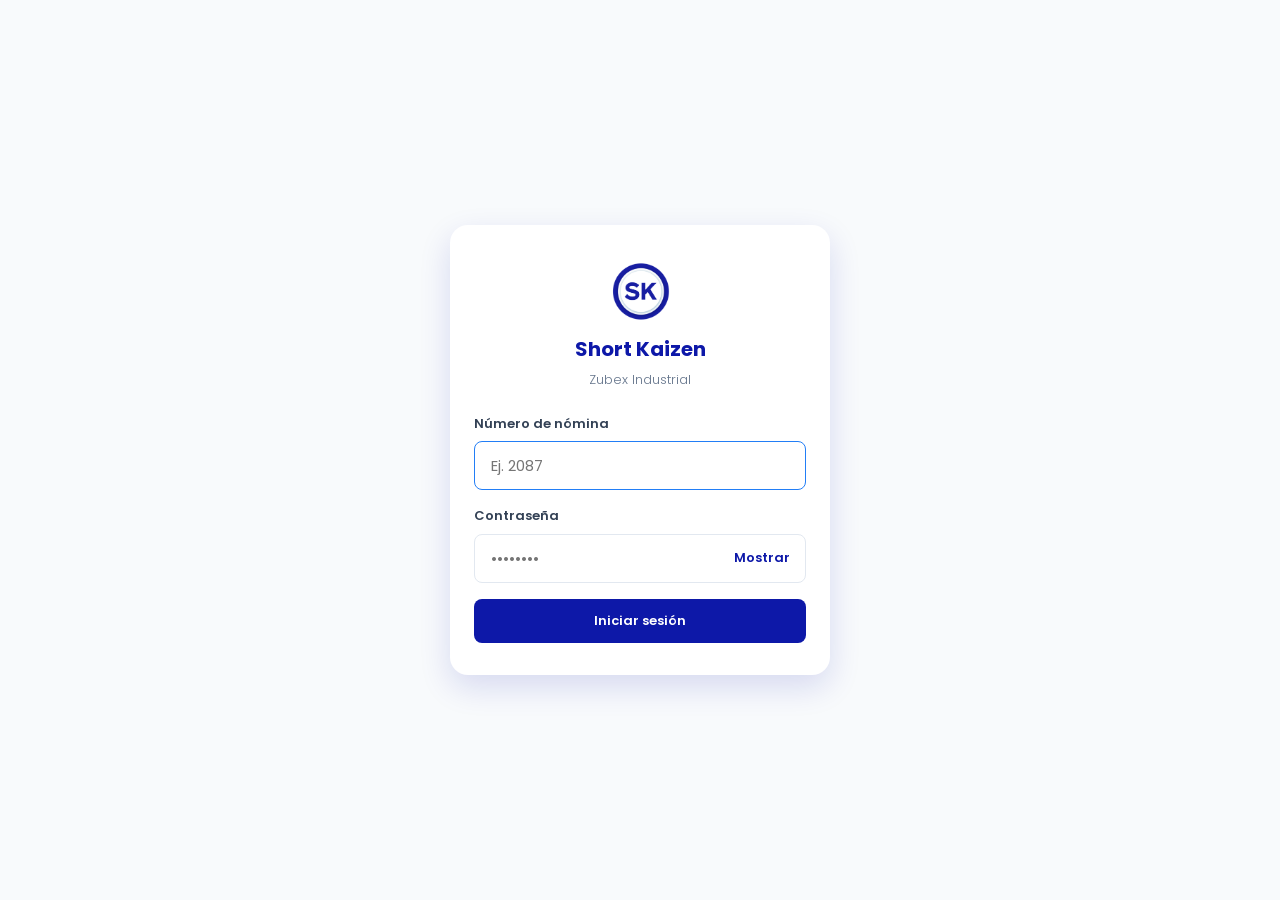
<file: gemba4.html>
<!DOCTYPE html>
<html lang="es">
<head>
<meta charset="UTF-8">
<script>try{document.documentElement.dataset.theme=localStorage.getItem("sk_theme")==="dark"?"dark":"light";}catch(e){}</script>
<meta name="viewport" content="width=device-width, initial-scale=1, viewport-fit=cover">
<title>GEMBA 4 · Short Kaizen · Zubex Industrial</title>
<meta name="theme-color" content="#0D18A8">
<link rel="icon" href="assets/logo-mark.png">

<link rel="preconnect" href="https://fonts.googleapis.com">
<link rel="preconnect" href="https://fonts.gstatic.com" crossorigin>
<link href="https://fonts.googleapis.com/css2?family=Poppins:wght@300;400;600;700&display=swap" rel="stylesheet">

<link rel="stylesheet" href="css/variables.css">
<link rel="stylesheet" href="css/base.css">
<link rel="stylesheet" href="css/components.css">
<link rel="stylesheet" href="css/views.css">
<link rel="stylesheet" href="css/responsive.css">
</head>
<body>

<header class="topbar" id="topbar" hidden>
  <div class="topbar-inner">
    <a class="brand" href="mis-kaizens.html">
      <span class="brand-mark"><img src="assets/logo-mark.png" alt="Short Kaizen"></span>
      <div class="brand-text">
        <strong>Short Kaizen</strong>
        <span>Zubex Industrial</span>
      </div>
    </a>

    <nav class="tabs" aria-label="Navegación principal">
      <a class="tab" data-nav="mis-kaizens" href="mis-kaizens.html">Mis Kaizens</a>
      <a class="tab" data-nav="solicitudes" href="solicitudes.html" hidden>Solicitudes</a>
      <a class="tab" data-nav="todos-sk" href="todos-sk.html" hidden>Todos los SK</a>
      <a class="tab" data-nav="dashboard" href="dashboard.html">Tablero general</a>
      <a class="tab" data-nav="gemba4" href="gemba4.html" hidden>GEMBA 4</a>
      <a class="tab" data-nav="admin" href="admin.html" hidden>Administración</a>
    </nav>

    <div class="topbar-actions">
      <button class="btn btn-accent btn-sm nuevo-kaizen-topbar" data-nuevo-kaizen>+ Nuevo Kaizen</button>
      <div class="user-menu">
        <button class="user-chip" id="user-chip-toggle" aria-haspopup="true" aria-expanded="false">
          <span class="user-chip-info"><span id="user-chip-name">—</span><small id="user-chip-rol"></small></span>
          <svg width="14" height="14" viewBox="0 0 24 24" fill="none" aria-hidden="true"><path d="M6 9l6 6 6-6" stroke="currentColor" stroke-width="2" stroke-linecap="round" stroke-linejoin="round"/></svg>
        </button>
        <div class="user-menu-dropdown" id="user-menu-dropdown" hidden>
          <button class="user-menu-item user-menu-item-neutral" id="theme-toggle-btn" type="button">🌙 Modo oscuro</button>
          <button class="user-menu-item" data-logout>Cerrar sesión</button>
        </div>
      </div>
    </div>
  </div>
</header>

<nav class="mobile-nav" id="mobile-nav" aria-label="Navegación móvil" hidden>
  <a class="mobile-nav-btn" data-nav="mis-kaizens" href="mis-kaizens.html">
    <svg width="20" height="20" viewBox="0 0 24 24" fill="none" aria-hidden="true"><path d="M3 12l9-9 9 9M5 10v10h14V10" stroke="currentColor" stroke-width="2" stroke-linecap="round" stroke-linejoin="round"/></svg>
    <span>Kaizens</span>
  </a>
  <a class="mobile-nav-btn" data-nav="solicitudes" href="solicitudes.html" hidden>
    <svg width="20" height="20" viewBox="0 0 24 24" fill="none" aria-hidden="true"><path d="M9 11l3 3L22 4M21 12v7a2 2 0 01-2 2H5a2 2 0 01-2-2V5a2 2 0 012-2h11" stroke="currentColor" stroke-width="2" stroke-linecap="round" stroke-linejoin="round"/></svg>
    <span>Solicitudes</span>
  </a>
  <a class="mobile-nav-btn" data-nav="todos-sk" href="todos-sk.html" hidden>
    <svg width="20" height="20" viewBox="0 0 24 24" fill="none" aria-hidden="true"><path d="M8 6h13M8 12h13M8 18h13M3 6h.01M3 12h.01M3 18h.01" stroke="currentColor" stroke-width="2" stroke-linecap="round"/></svg>
    <span>Todos SK</span>
  </a>
  <a class="mobile-nav-btn" data-nav="dashboard" href="dashboard.html">
    <svg width="20" height="20" viewBox="0 0 24 24" fill="none" aria-hidden="true"><path d="M4 20V10M12 20V4M20 20v-7" stroke="currentColor" stroke-width="2" stroke-linecap="round"/></svg>
    <span>Tablero general</span>
  </a>
  <a class="mobile-nav-btn" data-nav="gemba4" href="gemba4.html" hidden>
    <svg width="20" height="20" viewBox="0 0 24 24" fill="none" aria-hidden="true"><rect x="4" y="3" width="16" height="18" rx="2" stroke="currentColor" stroke-width="2"/><path d="M8 8h8M8 12h8M8 16h5" stroke="currentColor" stroke-width="2" stroke-linecap="round"/></svg>
    <span>GEMBA 4</span>
  </a>
  <a class="mobile-nav-btn" data-nav="admin" href="admin.html" hidden>
    <svg width="20" height="20" viewBox="0 0 24 24" fill="none" aria-hidden="true"><path d="M12 15a3 3 0 100-6 3 3 0 000 6z" stroke="currentColor" stroke-width="2"/><path d="M19.4 15a1.65 1.65 0 00.33 1.82l.06.06a2 2 0 11-2.83 2.83l-.06-.06a1.65 1.65 0 00-1.82-.33 1.65 1.65 0 00-1 1.51V21a2 2 0 11-4 0v-.09A1.65 1.65 0 009 19.4a1.65 1.65 0 00-1.82.33l-.06.06a2 2 0 11-2.83-2.83l.06-.06A1.65 1.65 0 004.6 15a1.65 1.65 0 00-1.51-1H3a2 2 0 110-4h.09A1.65 1.65 0 004.6 9a1.65 1.65 0 00-.33-1.82l-.06-.06a2 2 0 112.83-2.83l.06.06A1.65 1.65 0 009 4.6a1.65 1.65 0 001-1.51V3a2 2 0 114 0v.09a1.65 1.65 0 001 1.51 1.65 1.65 0 001.82-.33l.06-.06a2 2 0 112.83 2.83l-.06.06A1.65 1.65 0 0019.4 9a1.65 1.65 0 001.51 1H21a2 2 0 110 4h-.09a1.65 1.65 0 00-1.51 1z" stroke="currentColor" stroke-width="1.6"/></svg>
    <span>Admin</span>
  </a>
</nav>

<button class="fab-nuevo" id="fab-nuevo" data-nuevo-kaizen hidden aria-label="Nuevo Short Kaizen">
  <span class="plus">+</span><span>Nuevo Kaizen</span>
</button>

<main id="app-root">
  <div class="boot-loader" id="boot-loader">
    <img src="assets/logo-mark.png" alt="" style="width:56px;height:56px;animation:boot-pulse 1.4s ease-in-out infinite">
    <p>Cargando…</p>
  </div>
</main>

<div id="toast-container" class="toast-container" aria-live="polite"></div>

<script type="module" src="js/pages/gemba4.js"></script>
</body>
</html>
</file>
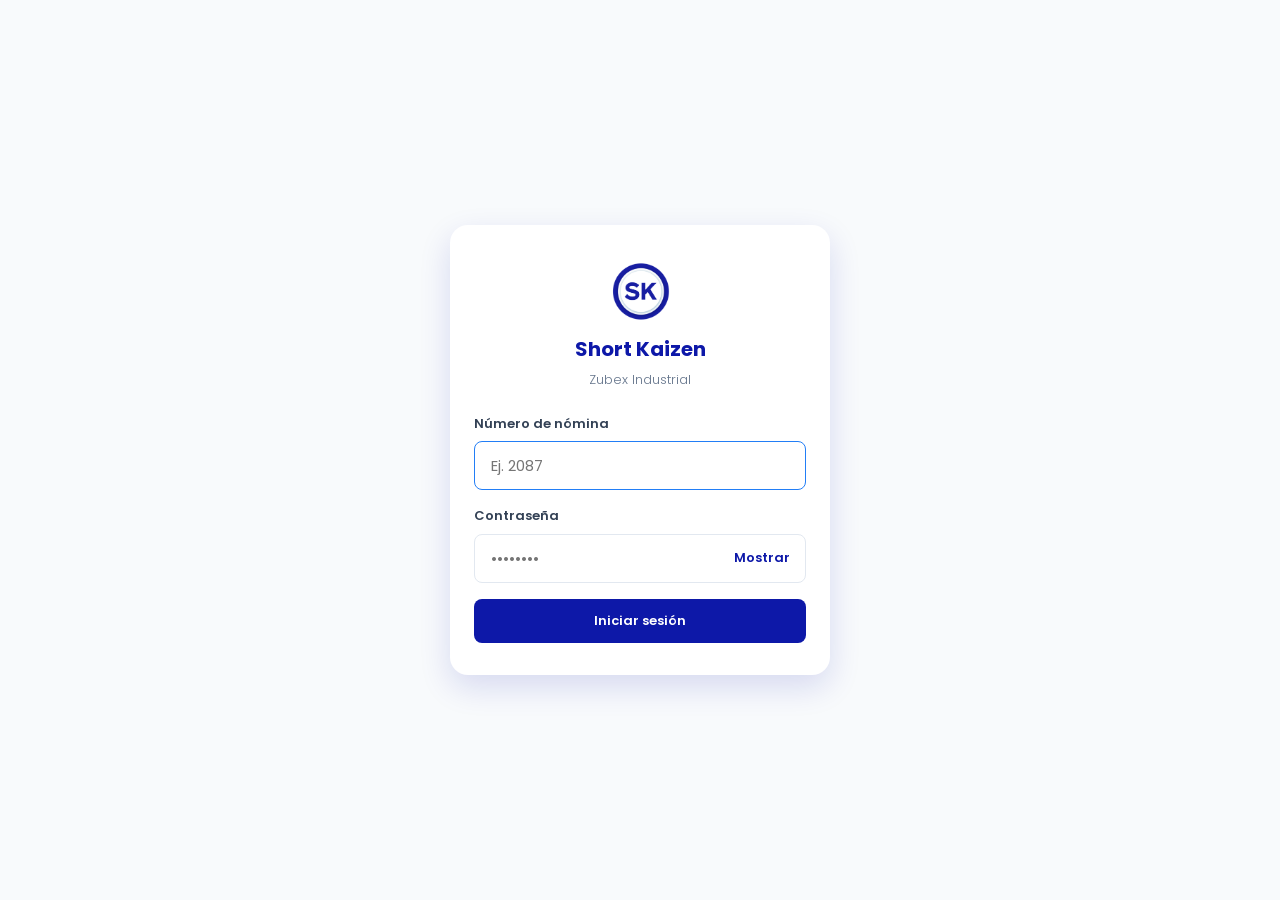
<file: login.html>
<!DOCTYPE html>
<html lang="es">
<head>
<meta charset="UTF-8">
<script>try{document.documentElement.dataset.theme=localStorage.getItem("sk_theme")==="dark"?"dark":"light";}catch(e){}</script>
<meta name="viewport" content="width=device-width, initial-scale=1, viewport-fit=cover">
<title>Iniciar sesión · Short Kaizen · Zubex Industrial</title>
<meta name="theme-color" content="#0D18A8">
<link rel="icon" href="assets/logo-mark.png">

<link rel="preconnect" href="https://fonts.googleapis.com">
<link rel="preconnect" href="https://fonts.gstatic.com" crossorigin>
<link href="https://fonts.googleapis.com/css2?family=Poppins:wght@300;400;600;700&display=swap" rel="stylesheet">

<link rel="stylesheet" href="css/variables.css">
<link rel="stylesheet" href="css/base.css">
<link rel="stylesheet" href="css/components.css">
<link rel="stylesheet" href="css/views.css">
<link rel="stylesheet" href="css/responsive.css">
</head>
<body>

<main id="app-root">
  <div class="boot-loader" id="boot-loader">
    <img src="assets/logo-mark.png" alt="" style="width:56px;height:56px;animation:boot-pulse 1.4s ease-in-out infinite">
    <p>Cargando…</p>
  </div>
</main>

<div id="toast-container" class="toast-container" aria-live="polite"></div>

<script type="module" src="js/pages/login.js"></script>
</body>
</html>
</file>
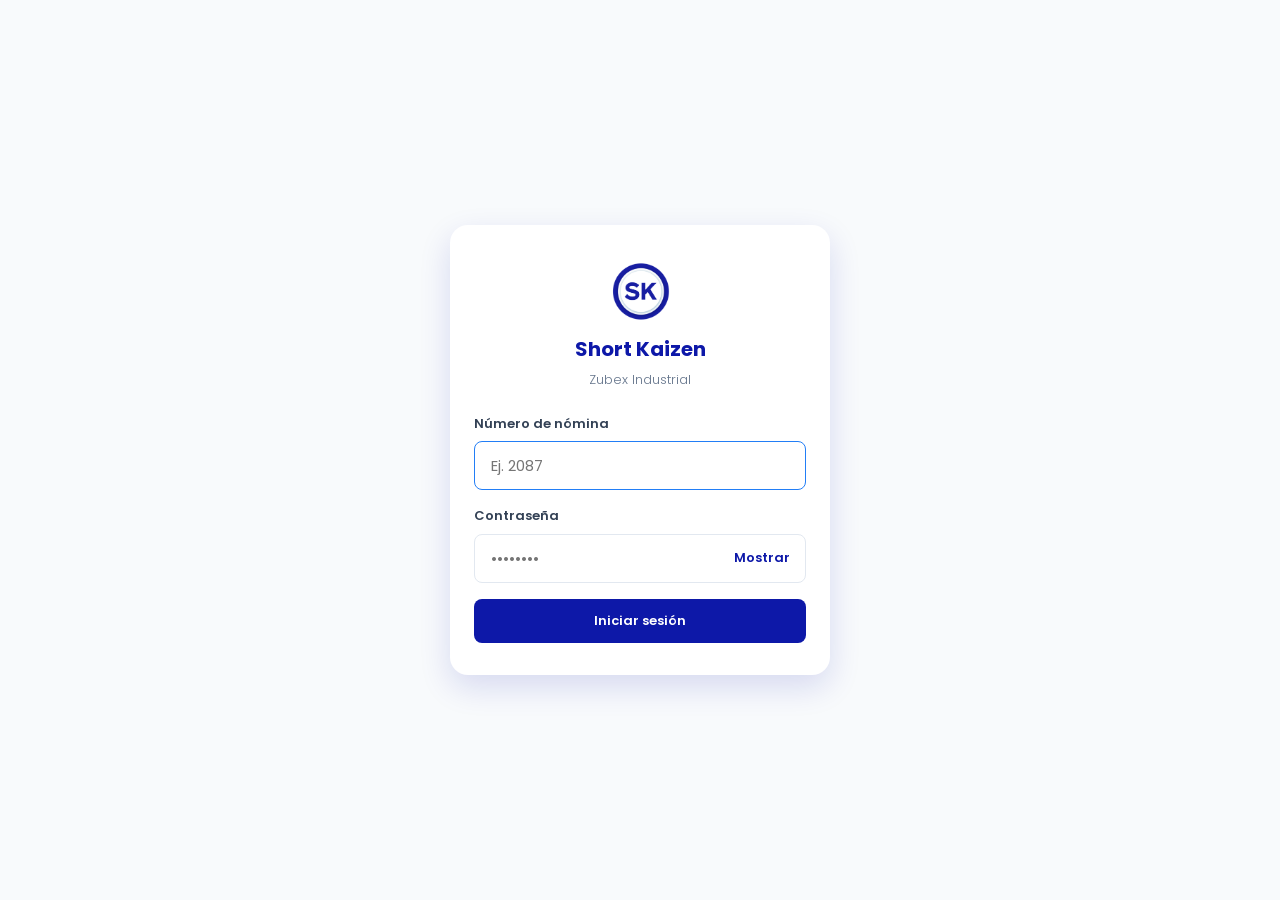
<file: mis-kaizens.html>
<!DOCTYPE html>
<html lang="es">
<head>
<meta charset="UTF-8">
<script>try{document.documentElement.dataset.theme=localStorage.getItem("sk_theme")==="dark"?"dark":"light";}catch(e){}</script>
<meta name="viewport" content="width=device-width, initial-scale=1, viewport-fit=cover">
<title>Mis Kaizens · Short Kaizen · Zubex Industrial</title>
<meta name="theme-color" content="#0D18A8">
<link rel="icon" href="assets/logo-mark.png">

<link rel="preconnect" href="https://fonts.googleapis.com">
<link rel="preconnect" href="https://fonts.gstatic.com" crossorigin>
<link href="https://fonts.googleapis.com/css2?family=Poppins:wght@300;400;600;700&display=swap" rel="stylesheet">

<link rel="stylesheet" href="css/variables.css">
<link rel="stylesheet" href="css/base.css">
<link rel="stylesheet" href="css/components.css">
<link rel="stylesheet" href="css/views.css">
<link rel="stylesheet" href="css/responsive.css">
</head>
<body>

<header class="topbar" id="topbar" hidden>
  <div class="topbar-inner">
    <a class="brand" href="mis-kaizens.html">
      <span class="brand-mark"><img src="assets/logo-mark.png" alt="Short Kaizen"></span>
      <div class="brand-text">
        <strong>Short Kaizen</strong>
        <span>Zubex Industrial</span>
      </div>
    </a>

    <nav class="tabs" aria-label="Navegación principal">
      <a class="tab" data-nav="mis-kaizens" href="mis-kaizens.html">Mis Kaizens</a>
      <a class="tab" data-nav="solicitudes" href="solicitudes.html" hidden>Solicitudes</a>
      <a class="tab" data-nav="todos-sk" href="todos-sk.html" hidden>Todos los SK</a>
      <a class="tab" data-nav="dashboard" href="dashboard.html">Tablero general</a>
      <a class="tab" data-nav="gemba4" href="gemba4.html" hidden>GEMBA 4</a>
      <a class="tab" data-nav="admin" href="admin.html" hidden>Administración</a>
    </nav>

    <div class="topbar-actions">
      <button class="btn btn-accent btn-sm nuevo-kaizen-topbar" data-nuevo-kaizen>+ Nuevo Kaizen</button>
      <div class="user-menu">
        <button class="user-chip" id="user-chip-toggle" aria-haspopup="true" aria-expanded="false">
          <span class="user-chip-info"><span id="user-chip-name">—</span><small id="user-chip-rol"></small></span>
          <svg width="14" height="14" viewBox="0 0 24 24" fill="none" aria-hidden="true"><path d="M6 9l6 6 6-6" stroke="currentColor" stroke-width="2" stroke-linecap="round" stroke-linejoin="round"/></svg>
        </button>
        <div class="user-menu-dropdown" id="user-menu-dropdown" hidden>
          <button class="user-menu-item user-menu-item-neutral" id="theme-toggle-btn" type="button">🌙 Modo oscuro</button>
          <button class="user-menu-item" data-logout>Cerrar sesión</button>
        </div>
      </div>
    </div>
  </div>
</header>

<nav class="mobile-nav" id="mobile-nav" aria-label="Navegación móvil" hidden>
  <a class="mobile-nav-btn" data-nav="mis-kaizens" href="mis-kaizens.html">
    <svg width="20" height="20" viewBox="0 0 24 24" fill="none" aria-hidden="true"><path d="M3 12l9-9 9 9M5 10v10h14V10" stroke="currentColor" stroke-width="2" stroke-linecap="round" stroke-linejoin="round"/></svg>
    <span>Kaizens</span>
  </a>
  <a class="mobile-nav-btn" data-nav="solicitudes" href="solicitudes.html" hidden>
    <svg width="20" height="20" viewBox="0 0 24 24" fill="none" aria-hidden="true"><path d="M9 11l3 3L22 4M21 12v7a2 2 0 01-2 2H5a2 2 0 01-2-2V5a2 2 0 012-2h11" stroke="currentColor" stroke-width="2" stroke-linecap="round" stroke-linejoin="round"/></svg>
    <span>Solicitudes</span>
  </a>
  <a class="mobile-nav-btn" data-nav="todos-sk" href="todos-sk.html" hidden>
    <svg width="20" height="20" viewBox="0 0 24 24" fill="none" aria-hidden="true"><path d="M8 6h13M8 12h13M8 18h13M3 6h.01M3 12h.01M3 18h.01" stroke="currentColor" stroke-width="2" stroke-linecap="round"/></svg>
    <span>Todos SK</span>
  </a>
  <a class="mobile-nav-btn" data-nav="dashboard" href="dashboard.html">
    <svg width="20" height="20" viewBox="0 0 24 24" fill="none" aria-hidden="true"><path d="M4 20V10M12 20V4M20 20v-7" stroke="currentColor" stroke-width="2" stroke-linecap="round"/></svg>
    <span>Tablero general</span>
  </a>
  <a class="mobile-nav-btn" data-nav="gemba4" href="gemba4.html" hidden>
    <svg width="20" height="20" viewBox="0 0 24 24" fill="none" aria-hidden="true"><rect x="4" y="3" width="16" height="18" rx="2" stroke="currentColor" stroke-width="2"/><path d="M8 8h8M8 12h8M8 16h5" stroke="currentColor" stroke-width="2" stroke-linecap="round"/></svg>
    <span>GEMBA 4</span>
  </a>
  <a class="mobile-nav-btn" data-nav="admin" href="admin.html" hidden>
    <svg width="20" height="20" viewBox="0 0 24 24" fill="none" aria-hidden="true"><path d="M12 15a3 3 0 100-6 3 3 0 000 6z" stroke="currentColor" stroke-width="2"/><path d="M19.4 15a1.65 1.65 0 00.33 1.82l.06.06a2 2 0 11-2.83 2.83l-.06-.06a1.65 1.65 0 00-1.82-.33 1.65 1.65 0 00-1 1.51V21a2 2 0 11-4 0v-.09A1.65 1.65 0 009 19.4a1.65 1.65 0 00-1.82.33l-.06.06a2 2 0 11-2.83-2.83l.06-.06A1.65 1.65 0 004.6 15a1.65 1.65 0 00-1.51-1H3a2 2 0 110-4h.09A1.65 1.65 0 004.6 9a1.65 1.65 0 00-.33-1.82l-.06-.06a2 2 0 112.83-2.83l.06.06A1.65 1.65 0 009 4.6a1.65 1.65 0 001-1.51V3a2 2 0 114 0v.09a1.65 1.65 0 001 1.51 1.65 1.65 0 001.82-.33l.06-.06a2 2 0 112.83 2.83l-.06.06A1.65 1.65 0 0019.4 9a1.65 1.65 0 001.51 1H21a2 2 0 110 4h-.09a1.65 1.65 0 00-1.51 1z" stroke="currentColor" stroke-width="1.6"/></svg>
    <span>Admin</span>
  </a>
</nav>

<button class="fab-nuevo" id="fab-nuevo" data-nuevo-kaizen hidden aria-label="Nuevo Short Kaizen">
  <span class="plus">+</span><span>Nuevo Kaizen</span>
</button>

<main id="app-root">
  <div class="boot-loader" id="boot-loader">
    <img src="assets/logo-mark.png" alt="" style="width:56px;height:56px;animation:boot-pulse 1.4s ease-in-out infinite">
    <p>Cargando…</p>
  </div>
</main>

<div id="toast-container" class="toast-container" aria-live="polite"></div>

<script type="module" src="js/pages/mis-kaizens.js"></script>
</body>
</html>
</file>
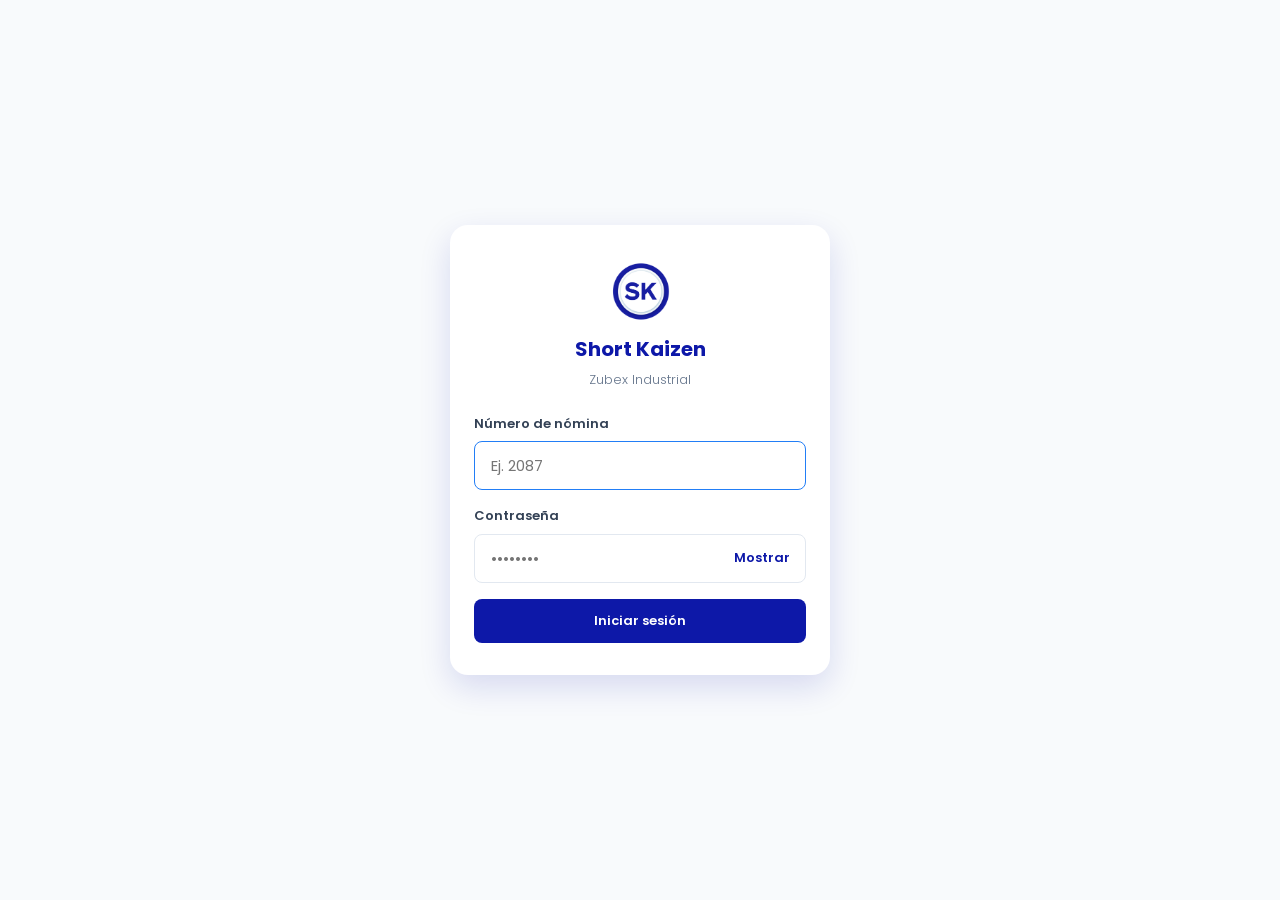
<file: solicitudes.html>
<!DOCTYPE html>
<html lang="es">
<head>
<meta charset="UTF-8">
<script>try{document.documentElement.dataset.theme=localStorage.getItem("sk_theme")==="dark"?"dark":"light";}catch(e){}</script>
<meta name="viewport" content="width=device-width, initial-scale=1, viewport-fit=cover">
<title>Solicitudes · Short Kaizen · Zubex Industrial</title>
<meta name="theme-color" content="#0D18A8">
<link rel="icon" href="assets/logo-mark.png">

<link rel="preconnect" href="https://fonts.googleapis.com">
<link rel="preconnect" href="https://fonts.gstatic.com" crossorigin>
<link href="https://fonts.googleapis.com/css2?family=Poppins:wght@300;400;600;700&display=swap" rel="stylesheet">

<link rel="stylesheet" href="css/variables.css">
<link rel="stylesheet" href="css/base.css">
<link rel="stylesheet" href="css/components.css">
<link rel="stylesheet" href="css/views.css">
<link rel="stylesheet" href="css/responsive.css">
</head>
<body>

<header class="topbar" id="topbar" hidden>
  <div class="topbar-inner">
    <a class="brand" href="mis-kaizens.html">
      <span class="brand-mark"><img src="assets/logo-mark.png" alt="Short Kaizen"></span>
      <div class="brand-text">
        <strong>Short Kaizen</strong>
        <span>Zubex Industrial</span>
      </div>
    </a>

    <nav class="tabs" aria-label="Navegación principal">
      <a class="tab" data-nav="mis-kaizens" href="mis-kaizens.html">Mis Kaizens</a>
      <a class="tab" data-nav="solicitudes" href="solicitudes.html" hidden>Solicitudes</a>
      <a class="tab" data-nav="todos-sk" href="todos-sk.html" hidden>Todos los SK</a>
      <a class="tab" data-nav="dashboard" href="dashboard.html">Tablero general</a>
      <a class="tab" data-nav="gemba4" href="gemba4.html" hidden>GEMBA 4</a>
      <a class="tab" data-nav="admin" href="admin.html" hidden>Administración</a>
    </nav>

    <div class="topbar-actions">
      <button class="btn btn-accent btn-sm nuevo-kaizen-topbar" data-nuevo-kaizen>+ Nuevo Kaizen</button>
      <div class="user-menu">
        <button class="user-chip" id="user-chip-toggle" aria-haspopup="true" aria-expanded="false">
          <span class="user-chip-info"><span id="user-chip-name">—</span><small id="user-chip-rol"></small></span>
          <svg width="14" height="14" viewBox="0 0 24 24" fill="none" aria-hidden="true"><path d="M6 9l6 6 6-6" stroke="currentColor" stroke-width="2" stroke-linecap="round" stroke-linejoin="round"/></svg>
        </button>
        <div class="user-menu-dropdown" id="user-menu-dropdown" hidden>
          <button class="user-menu-item user-menu-item-neutral" id="theme-toggle-btn" type="button">🌙 Modo oscuro</button>
          <button class="user-menu-item" data-logout>Cerrar sesión</button>
        </div>
      </div>
    </div>
  </div>
</header>

<nav class="mobile-nav" id="mobile-nav" aria-label="Navegación móvil" hidden>
  <a class="mobile-nav-btn" data-nav="mis-kaizens" href="mis-kaizens.html">
    <svg width="20" height="20" viewBox="0 0 24 24" fill="none" aria-hidden="true"><path d="M3 12l9-9 9 9M5 10v10h14V10" stroke="currentColor" stroke-width="2" stroke-linecap="round" stroke-linejoin="round"/></svg>
    <span>Kaizens</span>
  </a>
  <a class="mobile-nav-btn" data-nav="solicitudes" href="solicitudes.html" hidden>
    <svg width="20" height="20" viewBox="0 0 24 24" fill="none" aria-hidden="true"><path d="M9 11l3 3L22 4M21 12v7a2 2 0 01-2 2H5a2 2 0 01-2-2V5a2 2 0 012-2h11" stroke="currentColor" stroke-width="2" stroke-linecap="round" stroke-linejoin="round"/></svg>
    <span>Solicitudes</span>
  </a>
  <a class="mobile-nav-btn" data-nav="todos-sk" href="todos-sk.html" hidden>
    <svg width="20" height="20" viewBox="0 0 24 24" fill="none" aria-hidden="true"><path d="M8 6h13M8 12h13M8 18h13M3 6h.01M3 12h.01M3 18h.01" stroke="currentColor" stroke-width="2" stroke-linecap="round"/></svg>
    <span>Todos SK</span>
  </a>
  <a class="mobile-nav-btn" data-nav="dashboard" href="dashboard.html">
    <svg width="20" height="20" viewBox="0 0 24 24" fill="none" aria-hidden="true"><path d="M4 20V10M12 20V4M20 20v-7" stroke="currentColor" stroke-width="2" stroke-linecap="round"/></svg>
    <span>Tablero general</span>
  </a>
  <a class="mobile-nav-btn" data-nav="gemba4" href="gemba4.html" hidden>
    <svg width="20" height="20" viewBox="0 0 24 24" fill="none" aria-hidden="true"><rect x="4" y="3" width="16" height="18" rx="2" stroke="currentColor" stroke-width="2"/><path d="M8 8h8M8 12h8M8 16h5" stroke="currentColor" stroke-width="2" stroke-linecap="round"/></svg>
    <span>GEMBA 4</span>
  </a>
  <a class="mobile-nav-btn" data-nav="admin" href="admin.html" hidden>
    <svg width="20" height="20" viewBox="0 0 24 24" fill="none" aria-hidden="true"><path d="M12 15a3 3 0 100-6 3 3 0 000 6z" stroke="currentColor" stroke-width="2"/><path d="M19.4 15a1.65 1.65 0 00.33 1.82l.06.06a2 2 0 11-2.83 2.83l-.06-.06a1.65 1.65 0 00-1.82-.33 1.65 1.65 0 00-1 1.51V21a2 2 0 11-4 0v-.09A1.65 1.65 0 009 19.4a1.65 1.65 0 00-1.82.33l-.06.06a2 2 0 11-2.83-2.83l.06-.06A1.65 1.65 0 004.6 15a1.65 1.65 0 00-1.51-1H3a2 2 0 110-4h.09A1.65 1.65 0 004.6 9a1.65 1.65 0 00-.33-1.82l-.06-.06a2 2 0 112.83-2.83l.06.06A1.65 1.65 0 009 4.6a1.65 1.65 0 001-1.51V3a2 2 0 114 0v.09a1.65 1.65 0 001 1.51 1.65 1.65 0 001.82-.33l.06-.06a2 2 0 112.83 2.83l-.06.06A1.65 1.65 0 0019.4 9a1.65 1.65 0 001.51 1H21a2 2 0 110 4h-.09a1.65 1.65 0 00-1.51 1z" stroke="currentColor" stroke-width="1.6"/></svg>
    <span>Admin</span>
  </a>
</nav>

<button class="fab-nuevo" id="fab-nuevo" data-nuevo-kaizen hidden aria-label="Nuevo Short Kaizen">
  <span class="plus">+</span><span>Nuevo Kaizen</span>
</button>

<main id="app-root">
  <div class="boot-loader" id="boot-loader">
    <img src="assets/logo-mark.png" alt="" style="width:56px;height:56px;animation:boot-pulse 1.4s ease-in-out infinite">
    <p>Cargando…</p>
  </div>
</main>

<div id="toast-container" class="toast-container" aria-live="polite"></div>

<script type="module" src="js/pages/solicitudes.js"></script>
</body>
</html>
</file>
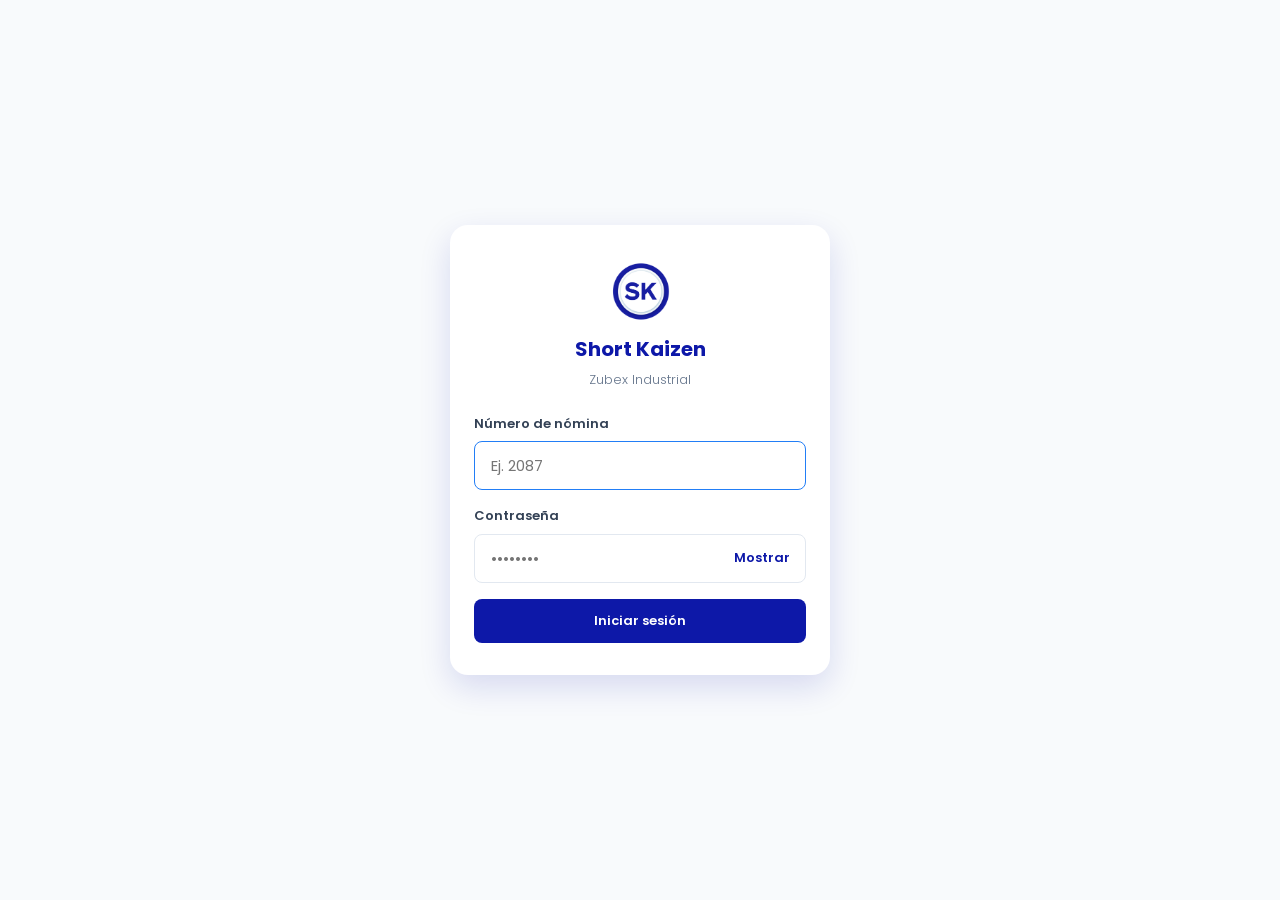
<file: todos-sk.html>
<!DOCTYPE html>
<html lang="es">
<head>
<meta charset="UTF-8">
<script>try{document.documentElement.dataset.theme=localStorage.getItem("sk_theme")==="dark"?"dark":"light";}catch(e){}</script>
<meta name="viewport" content="width=device-width, initial-scale=1, viewport-fit=cover">
<title>Todos los SK · Short Kaizen · Zubex Industrial</title>
<meta name="theme-color" content="#0D18A8">
<link rel="icon" href="assets/logo-mark.png">

<link rel="preconnect" href="https://fonts.googleapis.com">
<link rel="preconnect" href="https://fonts.gstatic.com" crossorigin>
<link href="https://fonts.googleapis.com/css2?family=Poppins:wght@300;400;600;700&display=swap" rel="stylesheet">

<link rel="stylesheet" href="css/variables.css">
<link rel="stylesheet" href="css/base.css">
<link rel="stylesheet" href="css/components.css">
<link rel="stylesheet" href="css/views.css">
<link rel="stylesheet" href="css/responsive.css">
</head>
<body>

<header class="topbar" id="topbar" hidden>
  <div class="topbar-inner">
    <a class="brand" href="mis-kaizens.html">
      <span class="brand-mark"><img src="assets/logo-mark.png" alt="Short Kaizen"></span>
      <div class="brand-text">
        <strong>Short Kaizen</strong>
        <span>Zubex Industrial</span>
      </div>
    </a>

    <nav class="tabs" aria-label="Navegación principal">
      <a class="tab" data-nav="mis-kaizens" href="mis-kaizens.html">Mis Kaizens</a>
      <a class="tab" data-nav="solicitudes" href="solicitudes.html" hidden>Solicitudes</a>
      <a class="tab" data-nav="todos-sk" href="todos-sk.html" hidden>Todos los SK</a>
      <a class="tab" data-nav="dashboard" href="dashboard.html">Tablero general</a>
      <a class="tab" data-nav="gemba4" href="gemba4.html" hidden>GEMBA 4</a>
      <a class="tab" data-nav="admin" href="admin.html" hidden>Administración</a>
    </nav>

    <div class="topbar-actions">
      <button class="btn btn-accent btn-sm nuevo-kaizen-topbar" data-nuevo-kaizen>+ Nuevo Kaizen</button>
      <div class="user-menu">
        <button class="user-chip" id="user-chip-toggle" aria-haspopup="true" aria-expanded="false">
          <span class="user-chip-info"><span id="user-chip-name">—</span><small id="user-chip-rol"></small></span>
          <svg width="14" height="14" viewBox="0 0 24 24" fill="none" aria-hidden="true"><path d="M6 9l6 6 6-6" stroke="currentColor" stroke-width="2" stroke-linecap="round" stroke-linejoin="round"/></svg>
        </button>
        <div class="user-menu-dropdown" id="user-menu-dropdown" hidden>
          <button class="user-menu-item user-menu-item-neutral" id="theme-toggle-btn" type="button">🌙 Modo oscuro</button>
          <button class="user-menu-item" data-logout>Cerrar sesión</button>
        </div>
      </div>
    </div>
  </div>
</header>

<nav class="mobile-nav" id="mobile-nav" aria-label="Navegación móvil" hidden>
  <a class="mobile-nav-btn" data-nav="mis-kaizens" href="mis-kaizens.html">
    <svg width="20" height="20" viewBox="0 0 24 24" fill="none" aria-hidden="true"><path d="M3 12l9-9 9 9M5 10v10h14V10" stroke="currentColor" stroke-width="2" stroke-linecap="round" stroke-linejoin="round"/></svg>
    <span>Kaizens</span>
  </a>
  <a class="mobile-nav-btn" data-nav="solicitudes" href="solicitudes.html" hidden>
    <svg width="20" height="20" viewBox="0 0 24 24" fill="none" aria-hidden="true"><path d="M9 11l3 3L22 4M21 12v7a2 2 0 01-2 2H5a2 2 0 01-2-2V5a2 2 0 012-2h11" stroke="currentColor" stroke-width="2" stroke-linecap="round" stroke-linejoin="round"/></svg>
    <span>Solicitudes</span>
  </a>
  <a class="mobile-nav-btn" data-nav="todos-sk" href="todos-sk.html" hidden>
    <svg width="20" height="20" viewBox="0 0 24 24" fill="none" aria-hidden="true"><path d="M8 6h13M8 12h13M8 18h13M3 6h.01M3 12h.01M3 18h.01" stroke="currentColor" stroke-width="2" stroke-linecap="round"/></svg>
    <span>Todos SK</span>
  </a>
  <a class="mobile-nav-btn" data-nav="dashboard" href="dashboard.html">
    <svg width="20" height="20" viewBox="0 0 24 24" fill="none" aria-hidden="true"><path d="M4 20V10M12 20V4M20 20v-7" stroke="currentColor" stroke-width="2" stroke-linecap="round"/></svg>
    <span>Tablero general</span>
  </a>
  <a class="mobile-nav-btn" data-nav="gemba4" href="gemba4.html" hidden>
    <svg width="20" height="20" viewBox="0 0 24 24" fill="none" aria-hidden="true"><rect x="4" y="3" width="16" height="18" rx="2" stroke="currentColor" stroke-width="2"/><path d="M8 8h8M8 12h8M8 16h5" stroke="currentColor" stroke-width="2" stroke-linecap="round"/></svg>
    <span>GEMBA 4</span>
  </a>
  <a class="mobile-nav-btn" data-nav="admin" href="admin.html" hidden>
    <svg width="20" height="20" viewBox="0 0 24 24" fill="none" aria-hidden="true"><path d="M12 15a3 3 0 100-6 3 3 0 000 6z" stroke="currentColor" stroke-width="2"/><path d="M19.4 15a1.65 1.65 0 00.33 1.82l.06.06a2 2 0 11-2.83 2.83l-.06-.06a1.65 1.65 0 00-1.82-.33 1.65 1.65 0 00-1 1.51V21a2 2 0 11-4 0v-.09A1.65 1.65 0 009 19.4a1.65 1.65 0 00-1.82.33l-.06.06a2 2 0 11-2.83-2.83l.06-.06A1.65 1.65 0 004.6 15a1.65 1.65 0 00-1.51-1H3a2 2 0 110-4h.09A1.65 1.65 0 004.6 9a1.65 1.65 0 00-.33-1.82l-.06-.06a2 2 0 112.83-2.83l.06.06A1.65 1.65 0 009 4.6a1.65 1.65 0 001-1.51V3a2 2 0 114 0v.09a1.65 1.65 0 001 1.51 1.65 1.65 0 001.82-.33l.06-.06a2 2 0 112.83 2.83l-.06.06A1.65 1.65 0 0019.4 9a1.65 1.65 0 001.51 1H21a2 2 0 110 4h-.09a1.65 1.65 0 00-1.51 1z" stroke="currentColor" stroke-width="1.6"/></svg>
    <span>Admin</span>
  </a>
</nav>

<button class="fab-nuevo" id="fab-nuevo" data-nuevo-kaizen hidden aria-label="Nuevo Short Kaizen">
  <span class="plus">+</span><span>Nuevo Kaizen</span>
</button>

<main id="app-root">
  <div class="boot-loader" id="boot-loader">
    <img src="assets/logo-mark.png" alt="" style="width:56px;height:56px;animation:boot-pulse 1.4s ease-in-out infinite">
    <p>Cargando…</p>
  </div>
</main>

<div id="toast-container" class="toast-container" aria-live="polite"></div>

<script type="module" src="js/pages/todos-sk.js"></script>
</body>
</html>
</file>
<file: css/variables.css>
/*
  Tokens de marca — Manual de Estandarización de Reportes IA (Zubex Industrial)
  No modificar estos valores sin actualizar también el manual de referencia.

  NOTA (sept. 2026): se probó una versión minimalista (azul como acento sobre
  fondo neutro, sin sombras) y Javier pidió regresar al esquema de color
  anterior — azul de marca como color dominante otra vez — aunque conservando
  algunos ajustes de estructura de esa ronda (ver css/components.css y
  css/views.css para el detalle). Este archivo vuelve a los valores de marca
  de antes del rediseño minimalista.
*/
:root{
  /* Paleta primaria de marca */
  --zx-blue:        #0D18A8;   /* Azul Zubex — dominante */
  --zx-blue-accent: #227EF6;   /* Azul Zubex Brillante — interactivo/acento */
  --zx-white:       #FFFFFF;
  --zx-black:       #000000;

  /* Paleta semántica */
  --zx-positive:    #166534;
  --zx-positive-bg: #dcfce7;
  --zx-negative:    #991b1b;
  --zx-negative-bg: #fee2e2;
  --zx-neutral:     #0D18A8;
  --zx-page-bg:     #f8fafc;
  --zx-highlight:   #dbeafe;
  /* Fondo de tarjetas/modales/inputs — separado de --zx-white porque
     --zx-white también se usa como color de TEXTO sobre fondos azules
     (topbar, botones de acento) y esos deben seguir viéndose blancos en
     modo oscuro. Solo --zx-surface se invierte (ver bloque [data-theme
     ="dark"] más abajo). */
  --zx-surface:     #FFFFFF;
  /* Color de títulos (h1-h4) — separado de --zx-blue porque en modo
     oscuro el azul primario pierde contraste sobre fondos casi negros; se
     usa el azul de acento ahí en su lugar (ver [data-theme="dark"]). */
  --zx-heading:     var(--zx-blue);

  /* Escala de grises funcional (no es paleta de marca, es utilitaria) */
  --gray-50:  #f8fafc;
  --gray-100: #f1f5f9;
  --gray-200: #e2e8f0;
  --gray-300: #cbd5e1;
  --gray-400: #94a3b8;
  --gray-500: #64748b;
  --gray-600: #475569;
  --gray-700: #334155;
  --gray-800: #1e293b;
  --gray-900: #0f172a;

  /* Tipografía — fallback aprobado para HTML: Poppins → Segoe UI → sans-serif */
  --font-base: 'Poppins', 'Segoe UI', -apple-system, BlinkMacSystemFont, sans-serif;

  /* Escala tipográfica */
  --fs-xs:   0.75rem;
  --fs-sm:   0.8125rem;
  --fs-base: 0.9375rem;
  --fs-md:   1.0625rem;
  --fs-lg:   1.25rem;
  --fs-xl:   1.625rem;
  --fs-2xl:  2rem;

  /* Espaciado — escala de 4px */
  --sp-1: 4px;
  --sp-2: 8px;
  --sp-3: 12px;
  --sp-4: 16px;
  --sp-5: 20px;
  --sp-6: 24px;
  --sp-8: 32px;
  --sp-10: 40px;
  --sp-12: 48px;

  /* Radios y sombras */
  --radius-sm: 8px;
  --radius-md: 12px;
  --radius-lg: 18px;
  --shadow-sm: 0 1px 2px rgba(15, 23, 42, 0.06), 0 1px 1px rgba(15,23,42,.04);
  --shadow-md: 0 4px 16px rgba(13, 24, 168, 0.08);
  --shadow-lg: 0 12px 32px rgba(13, 24, 168, 0.14);

  /* Layout — fluido */
  --topbar-h: 64px;
  --mobile-nav-h: 64px;
  --content-max: min(1680px, 96vw);

  /* Transiciones */
  --ease: cubic-bezier(.4,0,.2,1);
}

/* Modo oscuro — se activa a mano desde el menú del usuario (js/theme.js +
   js/shell.js), no automáticamente por preferencia del sistema. Los colores
   de marca (--zx-blue, --zx-blue-accent) NO cambian — solo se invierten las
   superficies neutras (fondo de página, tarjetas, inputs, la escala de
   grises) para mantener contraste y legibilidad. El logo, el topbar y los
   botones de acento siguen viéndose igual que en modo claro. */
:root[data-theme="dark"]{
  --zx-page-bg:     #0b1120;
  --zx-surface:     #1e293b;
  --zx-highlight:   #1e2a47;
  --zx-heading:     var(--zx-blue-accent);
  --zx-positive-bg: #14311f;
  --zx-negative-bg: #3f1414;

  --gray-50:  #18233a;
  --gray-100: #1f2c47;
  --gray-200: #2c3b57;
  --gray-300: #3e5074;
  --gray-400: #64748b;
  --gray-500: #94a3b8;
  --gray-600: #b6c2d4;
  --gray-700: #cbd5e1;
  --gray-800: #e7ecf3;
  --gray-900: #f8fafc;

  --shadow-sm: 0 1px 2px rgba(0,0,0,.45), 0 1px 1px rgba(0,0,0,.3);
  --shadow-md: 0 4px 16px rgba(0,0,0,.5);
  --shadow-lg: 0 12px 32px rgba(0,0,0,.6);
}
</file>
<file: css/base.css>
*, *::before, *::after{ box-sizing: border-box; }

html{
  -webkit-text-size-adjust: 100%;
  scroll-behavior: smooth;
}

body{
  margin: 0;
  font-family: var(--font-base);
  font-size: var(--fs-base);
  font-weight: 400;
  color: var(--gray-800);
  background: var(--zx-page-bg);
  line-height: 1.5;
  -webkit-font-smoothing: antialiased;
}

h1,h2,h3,h4{
  font-family: var(--font-base);
  font-weight: 700;
  color: var(--zx-heading);
  margin: 0 0 var(--sp-2);
  line-height: 1.25;
}
h1{ font-size: var(--fs-2xl); }
h2{ font-size: var(--fs-xl); }
h3{ font-size: var(--fs-lg); }
h4{ font-size: var(--fs-md); }

p{ margin: 0 0 var(--sp-3); color: var(--gray-600); font-weight: 300; }

a{ color: var(--zx-blue-accent); text-decoration: none; }
a:hover{ text-decoration: underline; }

button{ font-family: inherit; }

img{ max-width: 100%; display: block; }

/* Foco visible siempre — accesibilidad, nunca se remueve el outline sin sustituto */
:focus-visible{
  outline: 2px solid var(--zx-blue-accent);
  outline-offset: 2px;
  border-radius: 4px;
}

/* Reduced motion — respetar preferencia del sistema */
@media (prefers-reduced-motion: reduce){
  *, *::before, *::after{
    animation-duration: 0.001ms !important;
    animation-iteration-count: 1 !important;
    transition-duration: 0.001ms !important;
    scroll-behavior: auto !important;
  }
}

/* Scrollbar sutil (progresivo — no rompe si el navegador no lo soporta) */
*{
  scrollbar-width: thin;
  scrollbar-color: var(--gray-300) transparent;
}

.visually-hidden{
  position: absolute !important;
  width: 1px; height: 1px;
  overflow: hidden;
  clip: rect(0,0,0,0);
  white-space: nowrap;
}

/* ============ Loader inicial ============ */
.boot-loader{
  min-height: 70vh;
  display: flex;
  flex-direction: column;
  align-items: center;
  justify-content: center;
  gap: var(--sp-4);
  color: var(--gray-500);
}
.boot-mark{
  width: 56px; height: 56px;
  border-radius: var(--radius-md);
  background: var(--zx-blue);
  color: var(--zx-white);
  display: flex; align-items: center; justify-content: center;
  font-weight: 700; font-size: var(--fs-lg);
  animation: boot-pulse 1.4s ease-in-out infinite;
}
@keyframes boot-pulse{
  0%,100%{ transform: scale(1); opacity: 1; }
  50%{ transform: scale(1.06); opacity: .85; }
}

/* Texto auxiliar reutilizado (etiquetas secundarias, notas). */
.hint{ font-size: var(--fs-xs); color: var(--gray-500); font-weight: 300; }
</file>
<file: css/components.css>
/* ============ Topbar ============ */
.topbar{
  position: sticky; top: 0; z-index: 40;
  height: var(--topbar-h);
  background: var(--zx-blue);
  box-shadow: var(--shadow-md);
}
.topbar-inner{
  max-width: var(--content-max);
  margin: 0 auto;
  height: 100%;
  display: flex; align-items: center; gap: var(--sp-6);
  padding: 0 var(--sp-5);
}
.brand{ display: flex; align-items: center; gap: var(--sp-3); flex-shrink: 0; text-decoration: none; }
.brand:hover{ text-decoration: none; }
.brand-mark{
  width: 36px; height: 36px; border-radius: var(--radius-sm);
  /* Siempre azul de marca (no --zx-heading): vive sobre el topbar, que es
     azul en ambos temas, no sobre una superficie que se invierta. */
  background: var(--zx-white); color: var(--zx-blue);
  display: flex; align-items: center; justify-content: center;
  font-weight: 700; font-size: var(--fs-sm);
  padding: 3px;
}
.brand-mark img{ width: 100%; height: 100%; object-fit: contain; display: block; }
.brand-text{ display: flex; flex-direction: column; line-height: 1.15; }
.brand-text strong{ color: var(--zx-white); font-size: var(--fs-base); font-weight: 700; }
.brand-text span{ color: #c7d5ff; font-size: var(--fs-xs); font-weight: 300; }

/* Barra de versión, fija al pie de pantalla. */
.version-bar{
  position: fixed; left: 0; right: 0; bottom: 0; z-index: 30;
  text-align: center;
  /* Fondo fijo oscuro en ambos temas (no usa --gray-900: ese token se
     invierte en modo oscuro y quedaría casi blanco, perdiendo contraste
     con el texto claro de esta barra). */
  background: #0f172a; color: #9aa5c0;
  font-size: 10px; font-weight: 400; letter-spacing: .02em;
  padding: 2px var(--sp-3);
  pointer-events: none;
}

.tabs{ display: flex; gap: var(--sp-1); flex: 1; min-width: 0; overflow-x: auto; scrollbar-width: none; } /* con 6 pestañas (mc/admin) en pantallas medianas, la barra se desliza en vez de desbordar la página */
.tabs::-webkit-scrollbar{ display: none; }
.tab{
  background: transparent; border: none; color: #c7d5ff;
  padding: var(--sp-2) var(--sp-4); border-radius: var(--radius-sm);
  font-size: var(--fs-sm); font-weight: 600; cursor: pointer;
  transition: background .15s var(--ease), color .15s var(--ease);
  text-decoration: none; display: inline-flex; align-items: center;
  white-space: nowrap; /* con 6 pestañas (mc/admin) el texto no debe partirse en 2 líneas */
}
@media (max-width: 1360px){ .tab{ padding: var(--sp-2) var(--sp-3); } }
@media (max-width: 1180px){ .brand-text{ display: none; } .tab{ padding: var(--sp-2) 10px; font-size: 13px; } .user-chip-info small{ display: none; } }
.tab:hover{ background: rgba(255,255,255,.08); color: var(--zx-white); text-decoration: none; }
.tab.active{ background: var(--zx-white); color: var(--zx-blue); } /* siempre azul de marca: vive sobre el topbar, azul en ambos temas */
/* Bug real (encontrado sept. 2026): `.tab{ display: inline-flex }` es una
   regla de autor, y las reglas de autor SIEMPRE ganan sobre la hoja de
   estilos del navegador — incluida `[hidden]{ display:none }`. Sin esta
   regla, `node.hidden = true` en shell.js no ocultaba nada visualmente:
   el tab seguía mostrándose aunque el atributo `hidden` sí se aplicara al
   DOM. Esto es lo que hacía que Solicitudes/Administración aparecieran
   para roles sin acceso. */
.tab[hidden], .mobile-nav-btn[hidden]{ display: none !important; }

.topbar-actions{ display: flex; align-items: center; gap: var(--sp-3); flex-shrink: 0; }
.nuevo-kaizen-topbar{ white-space: nowrap; }

/* El chip de usuario ya no cierra sesión directo al hacer clic — abre un
   menú desplegable con "Cerrar sesión" como opción, para evitar cierres de
   sesión accidentales. */
.user-menu{ position: relative; }
.user-chip{
  display: flex; align-items: center; gap: var(--sp-2);
  background: rgba(255,255,255,.1); border: 1px solid rgba(255,255,255,.18);
  color: var(--zx-white); padding: var(--sp-1) var(--sp-3);
  border-radius: 999px; cursor: pointer; font-size: var(--fs-sm);
}
.user-chip-info{ display: flex; flex-direction: column; line-height: 1.15; text-align: left; }
.user-chip-info small{ color: #c7d5ff; font-size: 10px; font-weight: 400; }
.user-menu-dropdown{
  position: absolute; top: calc(100% + var(--sp-2)); right: 0;
  min-width: 180px;
  background: var(--zx-surface); border-radius: var(--radius-sm);
  box-shadow: var(--shadow-lg); border: 1px solid var(--gray-200);
  padding: var(--sp-1); z-index: 60;
}
.user-menu-item{
  display: block; width: 100%; text-align: left;
  background: none; border: none; cursor: pointer;
  padding: var(--sp-2) var(--sp-3); border-radius: var(--radius-sm);
  font-size: var(--fs-sm); font-weight: 600; color: var(--zx-negative);
}
.user-menu-item:hover{ background: var(--zx-negative-bg); }
/* Variante para opciones del menú que no son destructivas (ej. el
   interruptor de modo oscuro) — mismo menú que "Cerrar sesión", pero sin
   el color de alerta rojo. */
.user-menu-item-neutral{ color: var(--gray-700); }
.user-menu-item-neutral:hover{ background: var(--gray-100); }

/* ============ Menú de acciones genérico ============
   Reutilizable para cualquier botón que despliega varias opciones en vez
   de mostrarlas todas como botones separados (pedido de Javier, sept.
   2026): el botón "Acciones" de Administración (Cambiar rol / Crear
   empleado / Nuevo equipo) y el botón de opciones de cada tarjeta de
   equipo (Editar / Eliminar) usan este mismo componente. */
.action-menu{ position: relative; display: inline-block; }
.action-menu-dropdown{
  position: absolute; top: calc(100% + var(--sp-2)); right: 0;
  min-width: 190px;
  background: var(--zx-surface); border-radius: var(--radius-sm);
  box-shadow: var(--shadow-lg); border: 1px solid var(--gray-200);
  padding: var(--sp-1); z-index: 60;
}
.action-menu-item{
  display: block; width: 100%; text-align: left;
  background: none; border: none; cursor: pointer;
  padding: var(--sp-2) var(--sp-3); border-radius: var(--radius-sm);
  font-size: var(--fs-sm); font-weight: 600; color: var(--gray-700);
}
.action-menu-item:hover{ background: var(--gray-100); }
.action-menu-item-danger{ color: var(--zx-negative); }
.action-menu-item-danger:hover{ background: var(--zx-negative-bg); }

/* ============ Botón flotante "+ Nuevo Kaizen" ============ */
.fab-nuevo{
  position: fixed;
  right: var(--sp-6);
  bottom: calc(var(--sp-6) + env(safe-area-inset-bottom, 0px));
  z-index: 50;
  display: inline-flex; align-items: center; gap: var(--sp-2);
  background: var(--zx-blue-accent); color: var(--zx-white);
  border: none; border-radius: 999px;
  padding: var(--sp-3) var(--sp-5);
  font-size: var(--fs-sm); font-weight: 700; cursor: pointer;
  box-shadow: var(--shadow-lg);
  transition: transform .15s var(--ease), box-shadow .15s var(--ease);
}
.fab-nuevo:hover{ transform: translateY(-2px); box-shadow: 0 16px 36px rgba(34,126,246,.35); }
.fab-nuevo .plus{ font-size: 1.1em; line-height: 1; }

/* ============ Botones ============ */
.btn{
  display: inline-flex; align-items: center; justify-content: center; gap: var(--sp-2);
  border: none; border-radius: var(--radius-sm);
  padding: var(--sp-3) var(--sp-5);
  font-size: var(--fs-sm); font-weight: 600;
  cursor: pointer; min-height: 42px;
  transition: transform .1s var(--ease), box-shadow .15s var(--ease), background .15s var(--ease);
}
.btn:active{ transform: translateY(1px); }
.btn-accent{ background: var(--zx-blue-accent); color: var(--zx-white); }
.btn-accent:hover{ box-shadow: var(--shadow-md); }
.btn-primary{ background: var(--zx-blue); color: var(--zx-white); }
.btn-primary:hover{ box-shadow: var(--shadow-md); }
.btn-outline{ background: transparent; color: var(--zx-heading); border: 1.5px solid var(--zx-blue); }
.btn-outline:hover{ background: var(--zx-highlight); }
.btn-danger{ background: var(--zx-negative-bg); color: var(--zx-negative); }
.btn-danger:hover{ background: #fecaca; }
.btn-success{ background: var(--zx-positive-bg); color: var(--zx-positive); }
.btn-success:hover{ background: #bbf7d0; }
.btn-success.is-selected{ background: var(--zx-positive); color: var(--zx-white); box-shadow: var(--shadow-md); }
.btn-danger.is-selected{ background: var(--zx-negative); color: var(--zx-white); box-shadow: var(--shadow-md); }
.btn-full{ width: 100%; }
.btn-sm{ padding: var(--sp-2) var(--sp-4); min-height: 34px; font-size: var(--fs-xs); }
.btn:disabled{ opacity: .5; cursor: not-allowed; }

/* ============ Tarjetas ============ */
.card{
  background: var(--zx-surface);
  border-radius: var(--radius-md);
  box-shadow: var(--shadow-sm);
  border: 1px solid var(--gray-200);
  padding: var(--sp-5);
}
.card-header{
  display: flex; align-items: center; justify-content: space-between;
  margin-bottom: var(--sp-4);
  gap: var(--sp-3);
}

/* ============ Badges de estado ============ */
.badge{
  display: inline-flex; align-items: center; gap: var(--sp-1);
  padding: 3px var(--sp-3); border-radius: 999px;
  font-size: var(--fs-xs); font-weight: 600; white-space: nowrap;
}
.badge-nuevo{ background: var(--zx-highlight); color: var(--zx-heading); }
.badge-pend{ background: #fef3c7; color: #92400e; }
.badge-done{ background: var(--zx-positive-bg); color: var(--zx-positive); }
.badge-rej{ background: var(--zx-negative-bg); color: var(--zx-negative); }

/* ============ Formularios ============ */
.field{ margin-bottom: var(--sp-4); }
.field label{
  display: block; font-size: var(--fs-sm); font-weight: 600;
  color: var(--gray-700); margin-bottom: var(--sp-2);
}
.field .hint{ margin-top: var(--sp-1); }
.input, .select, .textarea{
  width: 100%;
  font-family: inherit; font-size: var(--fs-base);
  padding: var(--sp-3) var(--sp-4);
  border: 1.5px solid var(--gray-200);
  border-radius: var(--radius-sm);
  background: var(--zx-surface);
  color: var(--gray-800);
  transition: border-color .15s var(--ease);
  min-height: 44px;
}
.textarea{ min-height: 96px; resize: vertical; }
.input:focus, .select:focus, .textarea:focus{
  border-color: var(--zx-blue-accent);
  outline: none;
}
.field-row{ display: grid; grid-template-columns: 1fr 1fr; gap: var(--sp-4); }

/* Buscador con ícono, usado en Administración (buscar equipo) */
.search-field{ position: relative; }
.search-field .input{ padding-left: calc(var(--sp-4) + 22px); }
.search-field .search-icon{
  position: absolute; left: var(--sp-3); top: 50%; transform: translateY(-50%);
  color: var(--gray-400); pointer-events: none; font-size: var(--fs-base);
}

/* Valor de solo lectura (datos que llegan de la sesión, no editables) */
.readonly-field{
  padding: var(--sp-3) var(--sp-4);
  border-radius: var(--radius-sm);
  background: var(--gray-50);
  border: 1.5px solid var(--gray-200);
  color: var(--gray-700);
  font-weight: 600;
  min-height: 44px;
  display: flex; align-items: center;
}

/* Selección de enfoque de la mejora — 4 opciones fijas */
.enfoque-grid{
  display: grid; grid-template-columns: repeat(2, 1fr); gap: var(--sp-3);
}
.enfoque-option{
  display: flex; align-items: center; gap: var(--sp-3);
  padding: var(--sp-3) var(--sp-4);
  border: 1.5px solid var(--gray-200); border-radius: var(--radius-sm);
  font-size: var(--fs-sm); font-weight: 600; color: var(--gray-700);
  cursor: pointer; transition: border-color .15s var(--ease), background .15s var(--ease);
}
.enfoque-texto{ line-height: 1.35; }
.enfoque-principal{ font-weight: 700; }
/* Lo que va entre paréntesis: otro formato (cursiva, regular) y más pequeño */
.enfoque-detalle{ font-size: 0.82em; font-weight: 400; font-style: italic; color: var(--gray-500); }
.enfoque-option:has(input:checked) .enfoque-detalle{ color: var(--zx-heading); opacity: .85; }
.enfoque-option:has(input:checked){
  border-color: var(--zx-blue-accent); background: var(--zx-highlight); color: var(--zx-heading);
}

.upload-box{
  border: 1.5px dashed var(--gray-300);
  border-radius: var(--radius-md);
  padding: var(--sp-6);
  text-align: center;
  cursor: pointer;
  color: var(--gray-500);
  transition: border-color .15s var(--ease), background .15s var(--ease);
}
.upload-box:hover{ border-color: var(--zx-blue-accent); background: var(--zx-highlight); }
.upload-box.has-image{ padding: 0; border-style: solid; overflow: hidden; }
.upload-box.is-invalid{ border-color: #991b1b; background: #fef2f2; color: #991b1b; }
.upload-box.has-image img{ width: 100%; max-height: 220px; object-fit: cover; }

/* ============ Firma digital ============ */
.sig-pad-wrap{
  border: 1.5px solid var(--gray-200);
  border-radius: var(--radius-sm);
  overflow: hidden;
  background: var(--zx-white);
}
.sig-pad-wrap canvas{ display: block; width: 100%; touch-action: none; cursor: crosshair; }
.sig-toolbar{
  display: flex; justify-content: space-between; align-items: center;
  padding: var(--sp-2) var(--sp-3);
  background: var(--gray-50);
  border-top: 1px solid var(--gray-200);
}

/* ============ Modal ============ */
.modal-overlay{
  position: fixed; inset: 0;
  background: rgba(15,23,42,.5);
  display: flex; align-items: center; justify-content: center;
  padding: var(--sp-4);
  z-index: 100;
}
.modal{
  background: var(--zx-surface);
  border-radius: var(--radius-lg);
  max-width: 420px; width: 100%;
  padding: var(--sp-6);
  box-shadow: var(--shadow-lg);
  max-height: calc(100vh - var(--sp-8));
  overflow-y: auto;
}

/* ============ Toasts ============ */
.toast-container{
  position: fixed; bottom: calc(var(--sp-6) + env(safe-area-inset-bottom, 0px));
  right: var(--sp-5); left: var(--sp-5);
  display: flex; flex-direction: column; align-items: flex-end;
  gap: var(--sp-2); z-index: 200; pointer-events: none;
}
.toast{
  pointer-events: auto;
  background: #0f172a; color: var(--zx-white);
  padding: var(--sp-3) var(--sp-5); border-radius: var(--radius-sm);
  font-size: var(--fs-sm); box-shadow: var(--shadow-lg);
  max-width: 360px;
  animation: toast-in .2s var(--ease);
}
.toast.tg{ background: var(--zx-positive); }
.toast.tr{ background: var(--zx-negative); }
@keyframes toast-in{ from{ opacity:0; transform: translateY(8px);} to{opacity:1; transform:translateY(0);} }

/* ============ Skeleton loaders ============ */
.skeleton{
  background: linear-gradient(90deg, var(--gray-100) 25%, var(--gray-200) 37%, var(--gray-100) 63%);
  background-size: 400% 100%;
  animation: skeleton-wave 1.4s ease infinite;
  border-radius: var(--radius-sm);
}
@keyframes skeleton-wave{ 0%{background-position:100% 50%;} 100%{background-position:0 50%;} }

/* ============ KPI card ============ */
.kpi-card{
  background: var(--zx-surface);
  border-radius: var(--radius-md);
  border: 1px solid var(--gray-200);
  padding: var(--sp-4);
}
.kpi-label{ font-size: var(--fs-xs); font-weight: 600; color: var(--gray-500); text-transform: uppercase; letter-spacing: .04em; }
.kpi-value{ font-size: var(--fs-2xl); font-weight: 700; color: var(--zx-heading); margin-top: var(--sp-1); }
.kpi-delta{ font-size: var(--fs-xs); font-weight: 600; margin-top: var(--sp-1); }
.kpi-delta.up{ color: var(--zx-positive); }
.kpi-delta.down{ color: var(--zx-negative); }

/* ============ Campo de contraseña con botón Mostrar/Ocultar ============ */
.pass-wrap{ position: relative; display: flex; }
.pass-wrap .input{ width: 100%; padding-right: 84px; }
.pass-toggle{
  position: absolute; right: 6px; top: 50%; transform: translateY(-50%);
  background: transparent; border: 0; cursor: pointer;
  padding: 6px 10px; border-radius: var(--radius-sm);
  font: inherit; font-size: var(--fs-sm); font-weight: 600;
  color: var(--zx-primary, #0D18A8);
}
.pass-toggle:hover{ background: var(--gray-100); }
.pass-toggle:focus-visible{ outline: 2px solid var(--zx-primary, #0D18A8); outline-offset: 1px; }

/* ============ Popup de SK por equipo (Mis Kaizens) ============ */
.modal.modal-lg{ max-width: 760px; }
.modal-head{ display:flex; align-items:center; justify-content:space-between; gap: var(--sp-3); margin-bottom: var(--sp-3); }
.modal-head h3{ margin: 0; }
.modal-close{ background: transparent; border: 0; font-size: 1.1rem; cursor: pointer; color: var(--gray-500); padding: 4px 8px; border-radius: var(--radius-sm); }
.modal-close:hover{ background: var(--gray-100); color: var(--gray-800); }
.filtro-chips{ display:flex; flex-wrap:wrap; gap: var(--sp-2); margin-bottom: var(--sp-4); }
.filtro-chip{ background: transparent; border: 1.5px solid var(--zx-blue); color: var(--zx-heading); border-radius: 999px; padding: 4px 14px; font-size: var(--fs-sm); cursor: pointer; font-family: inherit; }
.filtro-chip:hover{ background: var(--zx-highlight); }
.filtro-chip.is-active{ background: var(--zx-blue); color: var(--zx-white); }
</file>
<file: css/views.css>
.view{
  max-width: var(--content-max);
  margin: 0 auto;
  padding: var(--sp-6) var(--sp-5) calc(var(--sp-12) + env(safe-area-inset-bottom,0px));
}

/* ============ Login ============ */
.login-screen{
  min-height: 100vh;
  display: flex; align-items: center; justify-content: center;
  background: var(--zx-page-bg);
  padding: var(--sp-5);
}
.login-card{
  background: var(--zx-surface);
  border-radius: var(--radius-lg);
  box-shadow: var(--shadow-lg);
  padding: var(--sp-8) var(--sp-6);
  max-width: 380px; width: 100%;
}
.login-mark{
  width: 48px; height: 48px; border-radius: var(--radius-md);
  background: var(--zx-blue); color: var(--zx-white);
  display: flex; align-items: center; justify-content: center;
  font-weight: 700; margin: 0 auto var(--sp-4);
}
.login-logo{ width: 64px; height: 64px; margin: 0 auto var(--sp-4); object-fit: contain; }
.login-card h1{ text-align: center; font-size: var(--fs-lg); }
.login-card .sub{ text-align: center; font-size: var(--fs-sm); color: var(--gray-500); margin-bottom: var(--sp-6); }
.login-error{
  background: var(--zx-negative-bg); color: var(--zx-negative);
  font-size: var(--fs-sm); padding: var(--sp-3); border-radius: var(--radius-sm);
  margin-bottom: var(--sp-4); display: none;
}
.login-error.show{ display: block; }

/* ============ Encabezado de vista / mosaico de equipos ============ */
.view-header{
  display: flex; align-items: flex-end; justify-content: space-between;
  margin-bottom: var(--sp-6); flex-wrap: wrap; gap: var(--sp-3);
}
.stats-row{
  display: grid; grid-template-columns: repeat(5, 1fr);
  gap: var(--sp-3); margin-bottom: var(--sp-6);
}
.stats-row-4{ grid-template-columns: repeat(4, 1fr); }
.stats-row-6{ grid-template-columns: repeat(6, 1fr); }
.mosaico{
  display: grid; grid-template-columns: repeat(auto-fill, minmax(180px, 1fr));
  gap: var(--sp-3); margin-bottom: var(--sp-8);
}
/* Grupo "Equipos <Departamento>" — encabezado clicable que colapsa/expande
   el grupo (pedido de Javier, sept. 2026): antes se mostraban siempre
   todos los equipos de cada departamento en el mosaico; ahora cada grupo
   empieza colapsado y se abre al hacer clic en su encabezado. */
.equipos-departamento-grupo{ margin-bottom: var(--sp-6); }
.equipos-departamento-grupo:first-child h3{ margin-top: 0; }
.equipos-departamento-grupo-header{
  display: flex; align-items: center; gap: var(--sp-2);
  cursor: pointer; user-select: none;
  padding: 0 0 var(--sp-2); margin: 0 0 var(--sp-3);
  border: none; border-bottom: 1px solid var(--gray-200);
  background: none; font: inherit; color: inherit;
  width: 100%; text-align: left;
}
.equipos-departamento-grupo-header h3{
  font-size: var(--fs-sm); font-weight: 700; text-transform: uppercase;
  letter-spacing: .06em; color: var(--zx-heading);
  margin: 0;
}
.equipos-departamento-grupo-chevron{
  font-size: var(--fs-xs); color: var(--gray-500);
  transition: transform .15s var(--ease);
  flex-shrink: 0;
}
.equipos-departamento-grupo.is-open .equipos-departamento-grupo-chevron{ transform: rotate(90deg); }
.equipos-departamento-grupo-body{ display: none; }
.equipos-departamento-grupo.is-open .equipos-departamento-grupo-body{ display: block; }

.equipo-card{
  background: var(--zx-surface); box-shadow: var(--shadow-sm);
  border-radius: var(--radius-md); padding: var(--sp-4);
  cursor: pointer; transition: box-shadow .15s var(--ease), transform .15s var(--ease);
}
.equipo-card:hover{ box-shadow: var(--shadow-md); transform: translateY(-1px); }
.equipo-card.active{ box-shadow: var(--shadow-md); background: var(--zx-highlight); }
.equipo-card .eq-name{ font-weight: 700; font-size: var(--fs-sm); color: var(--gray-800); margin-bottom: var(--sp-2); }
.equipo-card .eq-count{ font-size: var(--fs-xl); font-weight: 700; color: var(--zx-heading); }
.equipo-card .eq-sub{ font-size: var(--fs-xs); color: var(--gray-500); }

.kaizen-list{ display: flex; flex-direction: column; gap: var(--sp-2); }
.kaizen-row{
  background: var(--zx-surface); box-shadow: var(--shadow-sm);
  border-radius: var(--radius-md); padding: var(--sp-4);
  display: flex; align-items: center; gap: var(--sp-4);
  cursor: pointer; transition: box-shadow .15s var(--ease);
}
.kaizen-row:hover{ box-shadow: var(--shadow-md); }
.kaizen-row .kr-main{ flex: 1; min-width: 0; }
.kaizen-row .kr-title{ font-weight: 600; font-size: var(--fs-base); color: var(--gray-800); }
.kaizen-row .kr-sub{ font-size: var(--fs-xs); color: var(--gray-500); margin-top: 2px; }
.kaizen-row .kr-desc{ font-size: var(--fs-sm); color: var(--gray-700); margin-top: 4px; }

.empty-state{
  text-align: center; padding: var(--sp-12) var(--sp-5);
  color: var(--gray-500);
}
.empty-state .icon{ font-size: 2rem; margin-bottom: var(--sp-3); }

/* ============ Formulario / captura ============ */
.stepper{
  display: flex; gap: var(--sp-2); margin-bottom: var(--sp-6);
  overflow-x: auto; padding-bottom: 2px;
}
.step-pill{
  flex-shrink: 0;
  display: flex; align-items: center; gap: var(--sp-2);
  padding: var(--sp-2) var(--sp-4);
  border-radius: 999px; background: var(--gray-100);
  font-size: var(--fs-xs); font-weight: 600; color: var(--gray-500);
}
.step-pill .num{
  width: 20px; height: 20px; border-radius: 50%;
  background: var(--gray-300); color: var(--zx-white);
  display: flex; align-items: center; justify-content: center;
  font-size: 11px;
}
.step-pill.active{ background: var(--zx-highlight); color: var(--zx-heading); }
.step-pill.active .num{ background: var(--zx-blue); }
.step-pill.done .num{ background: var(--zx-positive); }

.form-grid{ display: grid; gap: var(--sp-5); }
.form-actions{
  display: flex; justify-content: flex-end; gap: var(--sp-3);
  margin-top: var(--sp-6); padding-top: var(--sp-5);
  border-top: 1px solid var(--gray-200);
}

/* ============ Detalle ============ */
.detail-header{
  display: flex; justify-content: space-between; align-items: flex-start;
  margin-bottom: var(--sp-6); gap: var(--sp-4); flex-wrap: wrap;
}
.timeline{ display: flex; flex-direction: column; gap: 0; }
.timeline-step{ display: flex; gap: var(--sp-4); padding-bottom: var(--sp-6); position: relative; }
.timeline-step:not(:last-child)::before{
  content:''; position: absolute; left: 11px; top: 26px; bottom: 0;
  width: 2px; background: var(--gray-200);
}
.timeline-dot{
  width: 24px; height: 24px; border-radius: 50%;
  background: var(--gray-300); color: var(--zx-white);
  display: flex; align-items: center; justify-content: center;
  font-size: var(--fs-xs); flex-shrink: 0; z-index: 1;
}
.timeline-dot.done{ background: var(--zx-positive); }
.timeline-dot.rej{ background: var(--zx-negative); }
.timeline-dot.pending{ background: var(--zx-blue-accent); }
.detail-grid{ display: grid; grid-template-columns: 1fr 1fr; gap: var(--sp-5); }
.detail-photos{ display: grid; grid-template-columns: 1fr 1fr; gap: var(--sp-3); }
.detail-photos figure{ margin: 0; }
.detail-photos img{ border-radius: var(--radius-sm); width: 100%; aspect-ratio: 4/3; object-fit: cover; background: var(--gray-50); }
.detail-photos figcaption{ font-size: var(--fs-xs); color: var(--gray-500); margin-top: var(--sp-1); text-align: center; }

/* ============ Encabezado del detalle — imita el reporte descargable en PDF ============ */
.sk-report-header{ flex-direction: column; align-items: stretch; }
.sk-back-btn{ align-self: flex-start; margin-bottom: var(--sp-3); }
.sk-report-banner{
  background: var(--zx-blue); color: var(--zx-white);
  border-radius: var(--radius-md); box-shadow: var(--shadow-md);
  padding: var(--sp-5); display: flex; align-items: center; gap: var(--sp-4);
}
.sk-report-banner h1, .sk-report-banner p{ color: var(--zx-white); margin: 0; }
.sk-report-banner p{ color: #c7d5ff; }
.sk-report-logo{
  width: 46px; height: 46px; flex-shrink: 0;
  background: var(--zx-white); border-radius: var(--radius-sm);
  padding: 4px; object-fit: contain;
}
.sk-report-banner > div:nth-child(2){ flex: 1; }
.sk-export-btn{ flex-shrink: 0; }
/* Datos de control del formato (MEJ-F-03), a la izquierda del botón Exportar PDF.
   Letra chica para que las 5 líneas quepan dentro de la franja azul. */
.sk-report-banner{ padding-top: var(--sp-4); padding-bottom: var(--sp-4); }
.sk-formato{
  display: flex; flex-direction: column; flex-shrink: 0;
  font-size: 10.5px; line-height: 1.22; color: var(--zx-white);
  text-align: left; white-space: nowrap;
}
.sk-formato strong{ font-weight: 700; }
.sk-formato-sistema{ display: block; }
.sk-formato-fila{ display: block; font-weight: 400; }

.sk-autorizaciones{
  display: grid; grid-template-columns: repeat(3, 1fr); gap: var(--sp-4);
}
.sk-autorizacion-box{
  background: var(--gray-50); border: 1px solid var(--gray-200);
  border-radius: var(--radius-sm); padding: var(--sp-4);
}

/* ============ Solicitudes ============ */
.solicitudes-list{ display: flex; flex-direction: column; gap: var(--sp-3); }
.solicitud-card{ border-left: 3px solid var(--zx-blue-accent); }
.solicitud-titulo{ cursor: pointer; }
.solicitud-titulo:hover{ text-decoration: underline; text-decoration-color: var(--zx-blue-accent); }

/* ============ Administración (equipos / líderes / gerentes / integrantes) ============
   Roles en cajas con borde (pedido de Javier, sept. 2026, según boceto a
   mano): Líder ocupa el ancho completo arriba, Aprobador 2 y Aprobador 3
   van cada uno en su propia caja bordeada debajo — ya no en fila con
   flex-wrap. Aprobador 2/3 vuelven a mostrar Correo (el Líder sigue sin
   mostrarlo — decisión ya tomada, ver roleBlock() en admin.js). */
.admin-grid{
  display: grid; grid-template-columns: repeat(auto-fill, minmax(340px, 1fr));
  gap: var(--sp-4);
}
.admin-team-card .card-header h3{ color: var(--gray-800); }
.admin-roles-row{
  display: flex; flex-direction: column; gap: var(--sp-3);
  margin-bottom: var(--sp-5); padding-bottom: var(--sp-5);
  border-bottom: 1px solid var(--gray-200);
}
.admin-role-block{
  border: 1.5px solid var(--gray-200);
  border-radius: var(--radius-sm);
  padding: var(--sp-3) var(--sp-4);
  overflow-wrap: anywhere;
}
.admin-role-label{
  font-size: 11px; font-weight: 700; text-transform: uppercase;
  letter-spacing: .06em; color: var(--gray-500);
  margin-bottom: var(--sp-1);
}
.admin-role-value{ min-width: 0; }
.admin-role-name{ font-size: var(--fs-sm); font-weight: 600; color: var(--gray-800); }
.admin-role-correo{ font-size: var(--fs-xs); color: var(--gray-500); margin-top: 2px; }
/* Líder centrado (pedido de Javier, sept. 2026) — Aprobador 2/3 quedan
   alineados a la izquierda, como antes. */
.admin-role-block-centrado{ text-align: center; }
.admin-role-block-centrado .admin-role-label{ text-align: center; }
.admin-members-header{
  display: flex; align-items: center; justify-content: space-between;
  margin-bottom: var(--sp-2); gap: var(--sp-3);
}
.admin-members-header h4{ font-size: var(--fs-sm); color: var(--gray-700); font-weight: 600; }
.admin-member-list{ display: flex; flex-direction: column; }
.admin-member-row{
  display: flex; align-items: center; justify-content: space-between;
  gap: var(--sp-3); padding: var(--sp-2) 0;
  border-bottom: 1px solid var(--gray-200);
}
.admin-member-row:last-child{ border-bottom: none; }
/* Con muchos integrantes la lista es scrollable, pero sin verse como una
   caja blanca aparte (pedido de Javier): sin fondo ni borde propios, solo
   un leve degradado arriba/abajo (mask) que insinúa que hay más contenido
   al hacer scroll. Los equipos con pocos integrantes (sin esta clase)
   siguen viéndose exactamente igual que antes. */
.admin-member-list-scroll{
  max-height: 320px; overflow-y: auto; padding-right: var(--sp-2);
  -webkit-mask-image: linear-gradient(to bottom, transparent 0, #000 16px, #000 calc(100% - 16px), transparent 100%);
  mask-image: linear-gradient(to bottom, transparent 0, #000 16px, #000 calc(100% - 16px), transparent 100%);
}

/* Buscador de equipos, arriba del mosaico de tarjetas de Administración */
.admin-search{ margin-bottom: 0; max-width: 380px; flex: 1; min-width: 220px; }

/* ============ Dashboard ============ */
.equipo-progreso-list{ display: flex; flex-direction: column; }
.equipo-progreso-row{
  display: grid; grid-template-columns: 1.4fr 2fr auto auto;
  align-items: center; gap: var(--sp-4);
  padding: var(--sp-3) 0;
  border-bottom: 1px solid var(--gray-200);
}
.equipo-progreso-row:last-child{ border-bottom: none; }
.ep-bar{ height: 6px; border-radius: 999px; background: var(--gray-100); overflow: hidden; }
.ep-bar-fill{ height: 100%; background: var(--zx-blue-accent); border-radius: 999px; }
.ep-valor{ font-size: var(--fs-sm); color: var(--gray-700); white-space: nowrap; }
.ep-pct{ font-size: var(--fs-sm); font-weight: 700; color: var(--gray-800); min-width: 44px; text-align: right; }
.ep-pct.up{ color: var(--zx-positive); }
.dash-grid{ display: grid; grid-template-columns: 1fr 1fr; gap: var(--sp-4); margin-top: var(--sp-4); }
.chart-wrap{ position: relative; height: 260px; }
.methodology-note{
  font-size: var(--fs-xs); color: var(--gray-500); font-weight: 400;
  border-top: 1px solid var(--gray-200); padding-top: var(--sp-3); margin-top: var(--sp-6);
}

/* ============ Dashboard: tabla equipo × mes (filtro "Todos los meses") ============ */
.mes-tabla-wrap{ overflow-x: auto; }
.mes-tabla{ border-collapse: collapse; width: 100%; font-size: var(--fs-sm); }
.mes-tabla th, .mes-tabla td{ padding: 6px 8px; border-bottom: 1px solid var(--gray-200); white-space: nowrap; }
.mes-tabla th{ color: var(--gray-500); font-size: var(--fs-xs); font-weight: 700; letter-spacing: .03em; text-align: center; }
.mes-tabla .mt-equipo{ text-align: left; font-weight: 600; min-width: 160px; position: sticky; left: 0; background: var(--zx-surface); }
.mes-tabla .mt-num{ text-align: center; min-width: 38px; font-variant-numeric: tabular-nums; }
.mes-tabla .mt-vacio{ color: var(--gray-400, var(--gray-500)); }
.mes-tabla .mt-total{ font-weight: 700; color: var(--zx-heading); border-left: 1px solid var(--gray-200); }

/* ============ GEMBA 4 — hoja carta horizontal (11 × 8.5 in) ============ */
.gemba-scale{
  --s: 1;
  width: calc(1056px * var(--s));
  height: calc(816px * var(--s));
  margin: 0 auto;
}
.gemba-sheet{
  width: 1056px; height: 816px;
  transform: scale(var(--s)); transform-origin: top left;
  background: #f8fafc; color: #1e293b;
  font-family: 'Poppins', 'Segoe UI', -apple-system, sans-serif;
  display: flex; flex-direction: column; overflow: hidden;
  box-shadow: 0 2px 14px rgba(15,23,42,.18);
  -webkit-print-color-adjust: exact; print-color-adjust: exact;
}
.gemba-header{ background: #0D18A8; color: #fff; display: flex; align-items: center; gap: 18px; padding: 0 28px; height: 78px; flex: 0 0 auto; }
.gemba-logo{ background: #fff; border-radius: 10px; width: 52px; height: 52px; display: flex; align-items: center; justify-content: center; flex: 0 0 auto; }
.gemba-logo img{ width: 44px; height: 44px; }
.gemba-titulos{ flex: 1; min-width: 0; }
.gemba-titulos h2{ margin: 0; font-size: 28px; font-weight: 700; line-height: 1.1; color: #fff; }
.gemba-titulos p{ margin: 3px 0 0; font-size: 13px; font-weight: 300; color: #dbeafe; }
.gemba-periodo{ font-size: 15px; font-weight: 400; white-space: nowrap; }

.gemba-kpis{ display: grid; grid-template-columns: repeat(4, 1fr); gap: 16px; padding: 18px 28px 0; flex: 0 0 auto; }
.gemba-kpi{ background: #fff; border: 1px solid #cbd5e1; border-left: 6px solid #0D18A8; border-radius: 10px; padding: 12px 16px; min-width: 0; }
.gemba-kpi.gemba-kpi-acento{ border-left-color: #227EF6; }
.gemba-kpi-label{ font-size: 12.5px; color: #64748b; }
.gemba-kpi-valor{ font-size: 38px; font-weight: 700; color: #0D18A8; line-height: 1.15; margin: 2px 0; }
.gemba-kpi-valor.gemba-kpi-persona{ font-size: 19px; line-height: 1.2; margin: 6px 0 8px; white-space: normal; overflow-wrap: anywhere; }
.gemba-kpi-valor.gemba-kpi-persona.gemba-nombre-largo{ font-size: 16px; }
.gemba-kpi-valor.gemba-kpi-persona.gemba-nombre-muy-largo{ font-size: 13.5px; line-height: 1.25; }
.gemba-kpi-valor.gemba-ok{ color: #166534; }
.gemba-kpi-valor.gemba-mal{ color: #991b1b; }
.gemba-kpi-sub{ font-size: 11.5px; color: #64748b; }

.gemba-body{ display: grid; grid-template-columns: 1.55fr 1fr; gap: 20px; padding: 18px 28px 0; flex: 1 1 auto; min-height: 0; }
.gemba-card{ background: #fff; border: 1px solid #cbd5e1; border-radius: 12px; padding: 16px 18px; display: flex; flex-direction: column; min-height: 0; }
.gemba-card h3{ margin: 0 0 10px; font-size: 17px; font-weight: 700; color: #0D18A8; flex: 0 0 auto; }
.gemba-tabla-head{ display: grid; grid-template-columns: 1.1fr 1.5fr .7fr; background: #dbeafe; color: #0D18A8; font-size: 12px; font-weight: 700; padding: 7px 10px; flex: 0 0 auto; }
.gemba-card-pend .gemba-tabla-head{ grid-template-columns: 1fr auto; }
.gemba-tabla-head .r, .gemba-fila .r{ text-align: right; }
.gemba-filas{ flex: 1 1 auto; min-height: 0; display: flex; flex-direction: column; }
.gemba-fila{ flex: 1 1 0; min-height: 0; max-height: 40px; display: grid; grid-template-columns: 1.1fr 1.5fr .7fr; align-items: center; gap: 8px; padding: 0 10px; border-bottom: 1px solid #e2e8f0; font-size: 13.5px; }
.gemba-fila.gemba-fila-pend{ grid-template-columns: 1fr auto; }
.gemba-fila-nombre{ overflow: hidden; text-overflow: ellipsis; white-space: nowrap; }
.gemba-fila-valor{ font-weight: 700; }
.gemba-barra{ display: block; height: 14px; background: #e2e8f0; border-radius: 999px; overflow: hidden; }
.gemba-barra i{ display: block; height: 100%; border-radius: 999px; min-width: 0; }
.gemba-pend-num{ color: #0D18A8; font-size: 15px; }
.gemba-ok{ color: #166534; }
.gemba-total{ margin-top: 10px; background: #0D18A8; color: #fff; border-radius: 8px; padding: 10px 14px; display: flex; justify-content: space-between; align-items: center; font-size: 14px; font-weight: 700; flex: 0 0 auto; }
.gemba-total strong{ font-size: 20px; }

.gemba-pie{ display: flex; justify-content: space-between; gap: 20px; padding: 10px 28px 12px; font-size: 10.5px; color: #64748b; flex: 0 0 auto; }
.gemba-pie-fecha{ white-space: nowrap; }

/* Muchos departamentos: se compacta para que todo siga cabiendo en una hoja. */
.gemba-denso .gemba-fila{ font-size: 12px; }
.gemba-denso .gemba-barra{ height: 11px; }
.gemba-denso .gemba-card{ padding: 12px 16px; }
.gemba-muy-denso .gemba-fila{ font-size: 10.5px; }
.gemba-muy-denso .gemba-barra{ height: 8px; }
.gemba-muy-denso .gemba-pend-num{ font-size: 12px; }
.gemba-muy-denso .gemba-kpi-valor{ font-size: 32px; }

/* ---- Impresión: carta horizontal, solo la hoja ---- */
@page{ size: letter landscape; margin: 0; }
@media print{
  html, body{ background: #fff !important; }
  *{ -webkit-print-color-adjust: exact; print-color-adjust: exact; }
  .topbar, .mobile-nav, .fab-nuevo, .version-bar, .toast-container, .boot-loader{ display: none !important; }
  main#app-root{ padding: 0 !important; margin: 0 !important; max-width: none !important; }
  .gemba-view{ padding: 0 !important; margin: 0 !important; max-width: none !important; }
  .gemba-toolbar{ display: none !important; }
  .gemba-scale{ --s: 1 !important; width: 11in !important; height: 8.5in !important; margin: 0 !important; }
  .gemba-sheet{ transform: none !important; width: 11in !important; height: 8.5in !important; box-shadow: none !important; page-break-inside: avoid; break-inside: avoid; }
}

/* ============ Todos los SK (mc/admin): filtros + tabla ============ */
.todos-filtros{ display:flex; flex-wrap:wrap; gap: var(--sp-3); align-items:flex-end; }
.todos-tabla-wrap{ overflow-x:auto; background: var(--zx-surface); border:1px solid var(--gray-200); border-radius: var(--radius-lg); }
.todos-tabla{ width:100%; border-collapse:collapse; font-size: var(--fs-sm); }
.todos-tabla th{ text-align:left; font-size: var(--fs-xs); letter-spacing:.03em; color: var(--gray-500); padding:10px 12px; border-bottom:1px solid var(--gray-200); white-space:nowrap; }
.todos-tabla td{ padding:10px 12px; border-bottom:1px solid var(--gray-200); vertical-align:top; }
.todos-tabla tr:last-child td{ border-bottom:0; }
.todos-fila{ cursor:pointer; }
.todos-fila:hover, .todos-fila:focus{ background: var(--gray-100); outline:none; }
.todos-tabla .td-folio{ font-weight:700; white-space:nowrap; color: var(--zx-heading); }
.todos-tabla .td-desc{ min-width:220px; max-width:380px; }
.todos-tabla td .hint{ margin:0; }

/* ---- Mis Kaizen: KPIs clicables + gráfica con drill-down (nov. 2026) ---- */
.kpi-card-click{ cursor: pointer; transition: box-shadow .15s, transform .15s, border-color .15s; }
.kpi-card-click:hover{ box-shadow: var(--shadow-md); transform: translateY(-1px); border-color: var(--zx-blue); }
.kpi-card-click:focus-visible{ outline: 2px solid var(--zx-blue); outline-offset: 2px; }
.kpi-link{ font-size: var(--fs-xs); font-weight: 600; color: var(--zx-blue); margin-top: var(--sp-1); }
.grafica-card{ margin-top: var(--sp-5); }
.grafica-head{ display: flex; justify-content: space-between; align-items: flex-start; gap: var(--sp-3); flex-wrap: wrap; margin-bottom: var(--sp-2); }
.grafica-migas{ display: flex; flex-wrap: wrap; align-items: center; gap: 6px; margin-bottom: var(--sp-3); font-size: var(--fs-sm); }
.grafica-miga{ background: none; border: 0; padding: 2px 4px; font: inherit; font-weight: 600; color: var(--zx-blue); cursor: pointer; text-decoration: underline; }
.grafica-miga.is-actual{ color: var(--zx-heading); text-decoration: none; cursor: default; }
.grafica-sep{ color: var(--gray-500); }
.grafica-scroll{ overflow-x: auto; }
.grafica-inner{ position: relative; height: 340px; }
</file>
<file: css/responsive.css>
/*
  Enfoque: mobile-first en comportamiento, breakpoints en tablet/desktop.
  Todo el layout usa unidades relativas y grids fluidos — estos breakpoints
  ajustan la DENSIDAD de columnas, no reescriben el diseño desde cero.
*/

/* ---- Tablet y menor (≤ 1024px) ---- */
@media (max-width: 1024px){
  .stats-row{ grid-template-columns: repeat(3, 1fr); }
  .stats-row-6{ grid-template-columns: repeat(3, 1fr); }
  .dash-grid{ grid-template-columns: 1fr; }
  .detail-grid{ grid-template-columns: 1fr; }
  .enfoque-grid{ grid-template-columns: 1fr; }
  .sk-autorizaciones{ grid-template-columns: 1fr; }
}

/* ---- Escritorio/tablet (> 720px) ---- */
@media (min-width: 721px){
  /* El botón flotante "+ Nuevo Kaizen" queda solo para móvil, donde no hay
     topbar — en escritorio ya existe el mismo botón dentro del topbar. */
  .fab-nuevo{ display: none; }
}

/* ---- Móvil (≤ 720px) ---- */
@media (max-width: 720px){
  .topbar{ display: none; } /* se sustituye por mobile-nav inferior */

  main#app-root{ padding-bottom: calc(var(--mobile-nav-h) + env(safe-area-inset-bottom, 0px)); }

  .fab-nuevo{ bottom: calc(var(--mobile-nav-h) + var(--sp-4) + env(safe-area-inset-bottom, 0px)); right: var(--sp-4); }
  .fab-nuevo span:not(.plus){ display: none; } /* en móvil solo se ve el "+" para no tapar el mosaico */

  /* La barra de versión se recorre arriba del mobile-nav para no encimarse
     con él (el mobile-nav también vive fijo al pie de pantalla). */
  .version-bar{ bottom: var(--mobile-nav-h); }

  .mobile-nav{
    display: flex !important;
    position: fixed; bottom: 0; left: 0; right: 0;
    height: var(--mobile-nav-h);
    padding-bottom: env(safe-area-inset-bottom, 0px);
    background: var(--zx-blue);
    box-shadow: var(--shadow-md);
    z-index: 40;
  }

  .view{ padding: var(--sp-4) var(--sp-4) var(--sp-10); }

  .stats-row{ grid-template-columns: repeat(2, 1fr); }
  .stats-row-6{ grid-template-columns: repeat(2, 1fr); }
  .mosaico{ grid-template-columns: repeat(auto-fill, minmax(140px, 1fr)); }
  .field-row{ grid-template-columns: 1fr; }
  .detail-photos{ grid-template-columns: 1fr; }
  .equipo-progreso-row{ grid-template-columns: 1fr; gap: var(--sp-1); }
  .ep-pct{ text-align: left; }
  .admin-roles-row{ gap: var(--sp-4); }

  .view-header{ flex-direction: column; align-items: stretch; }
  .view-header .btn{ width: 100%; }

  .kaizen-row{ flex-wrap: wrap; }
  .sk-report-banner{ flex-direction: column; align-items: flex-start; }
  .sk-export-btn{ width: 100%; }
  .sk-formato{ font-size: 10px; white-space: normal; }

  .toast-container{ left: var(--sp-3); right: var(--sp-3); bottom: calc(var(--mobile-nav-h) + var(--sp-3) + env(safe-area-inset-bottom,0px)); }
}

/* ---- Móvil pequeño (≤ 400px) ---- */
@media (max-width: 400px){
  .stats-row{ grid-template-columns: repeat(2, 1fr); }
  .login-card{ padding: var(--sp-6) var(--sp-4); }
}

/* ---- Mostrar mobile-nav solo cuando aplica (por defecto oculto vía [hidden] en HTML) ---- */
.mobile-nav{ display: none; align-items: stretch; justify-content: space-around; }
.mobile-nav-btn{
  flex: 1; background: none; border: none; cursor: pointer;
  display: flex; flex-direction: column; align-items: center; justify-content: center;
  gap: 2px; color: #c7d5ff; font-size: 11px; font-weight: 600;
}
.mobile-nav-btn.active{ color: var(--zx-white); }
#mobile-nuevo{ color: var(--zx-white); }
</file>
